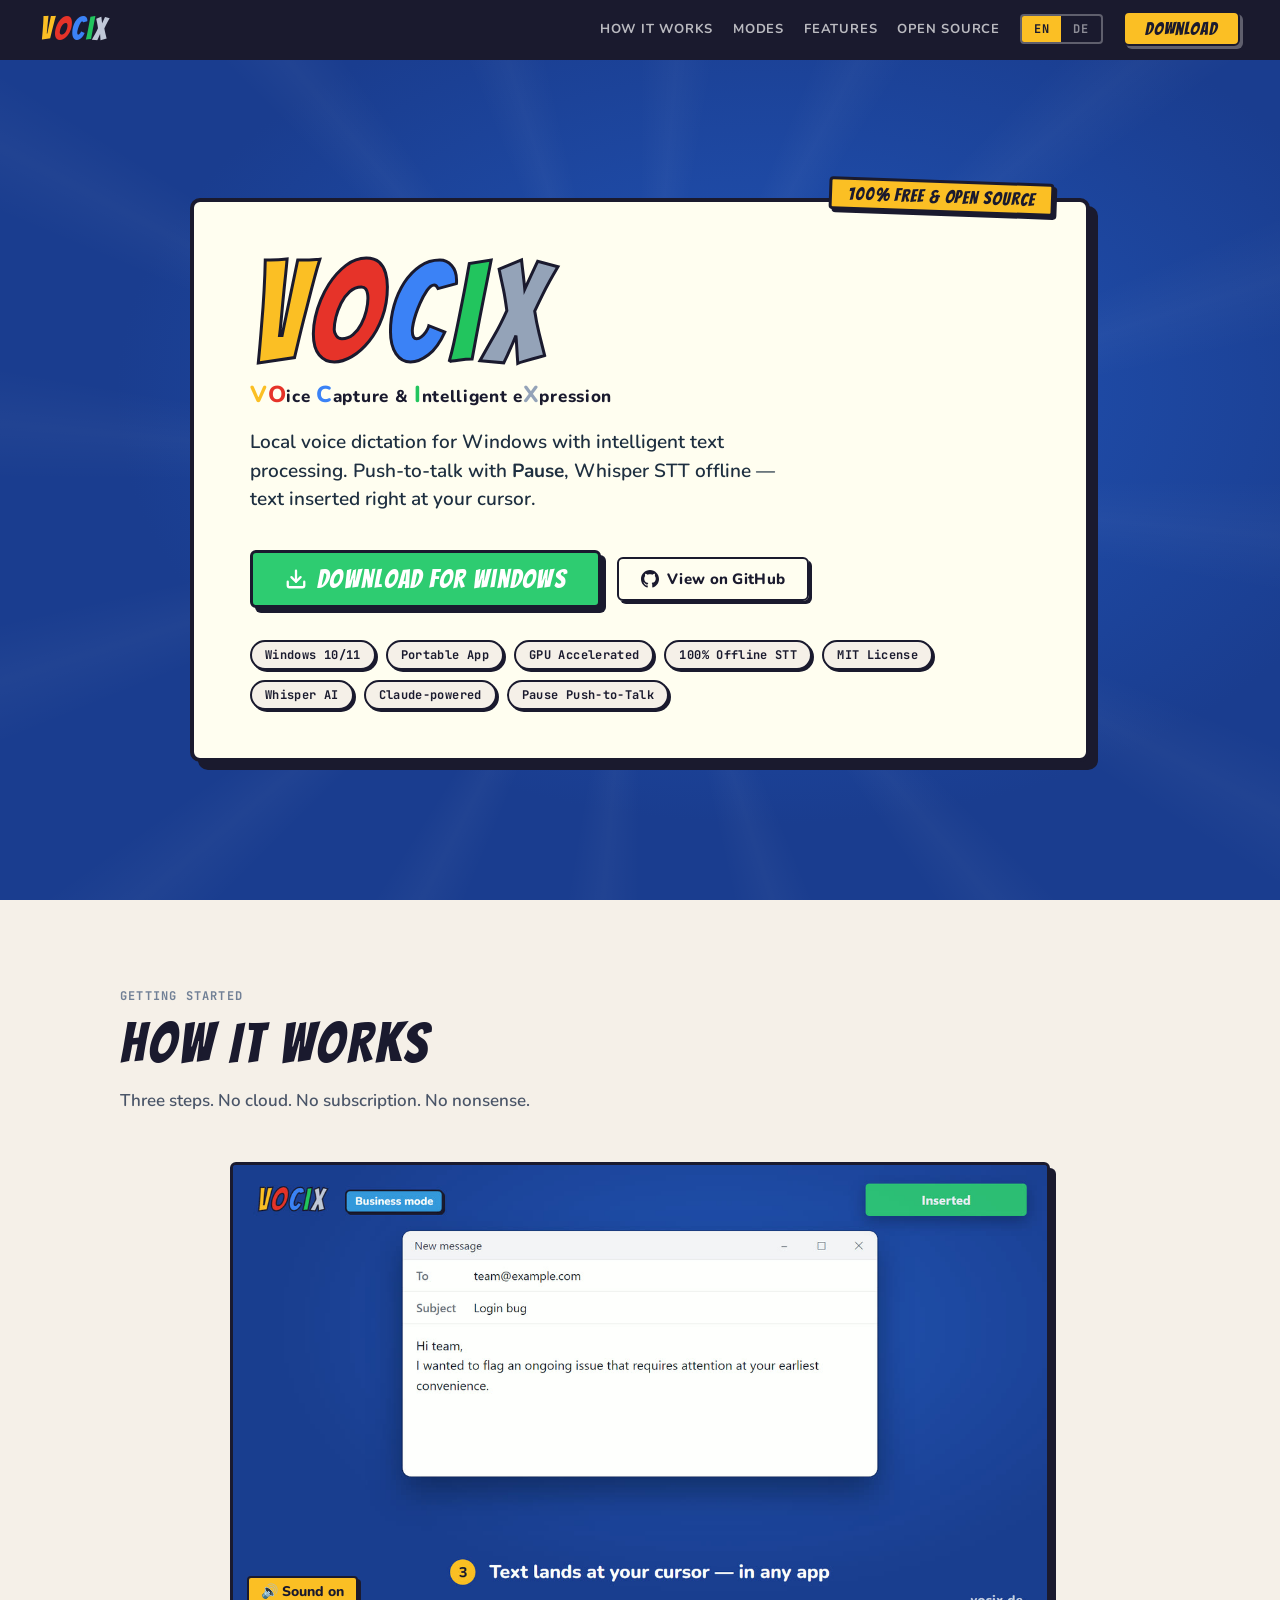
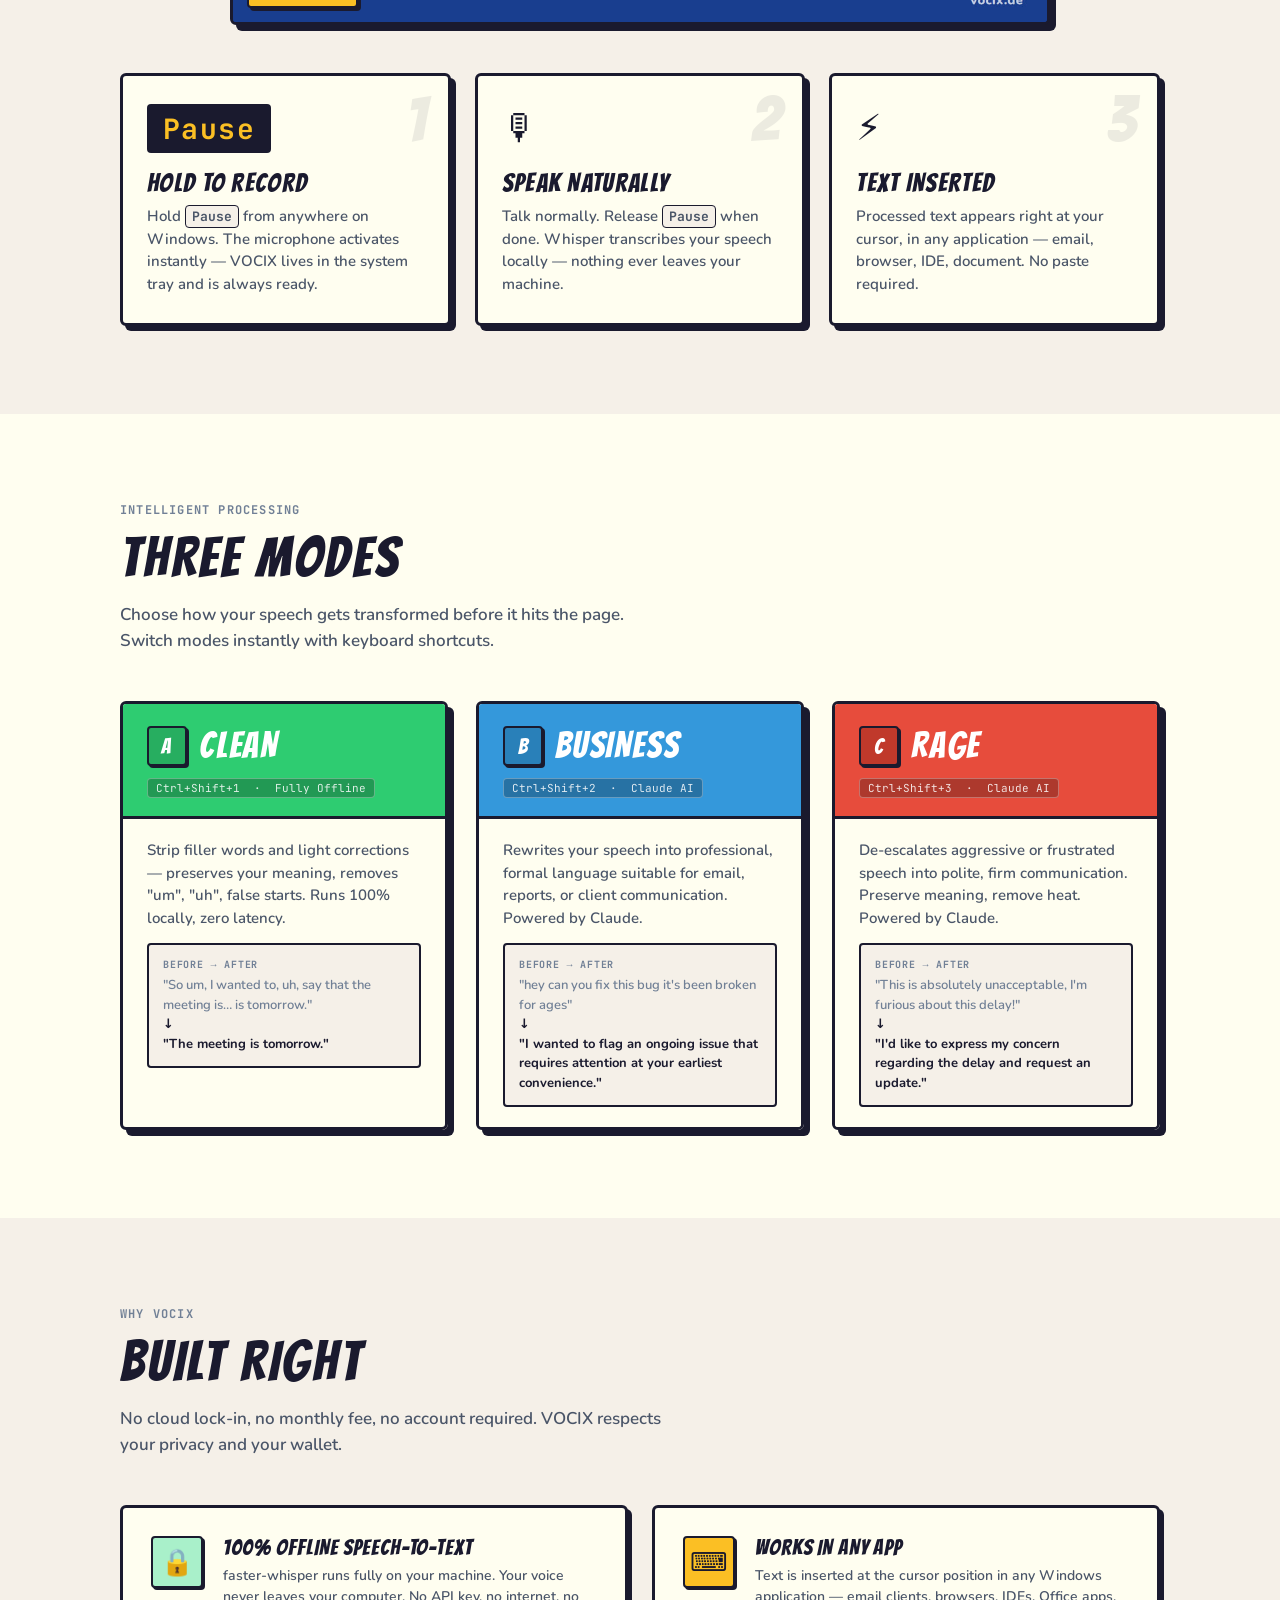
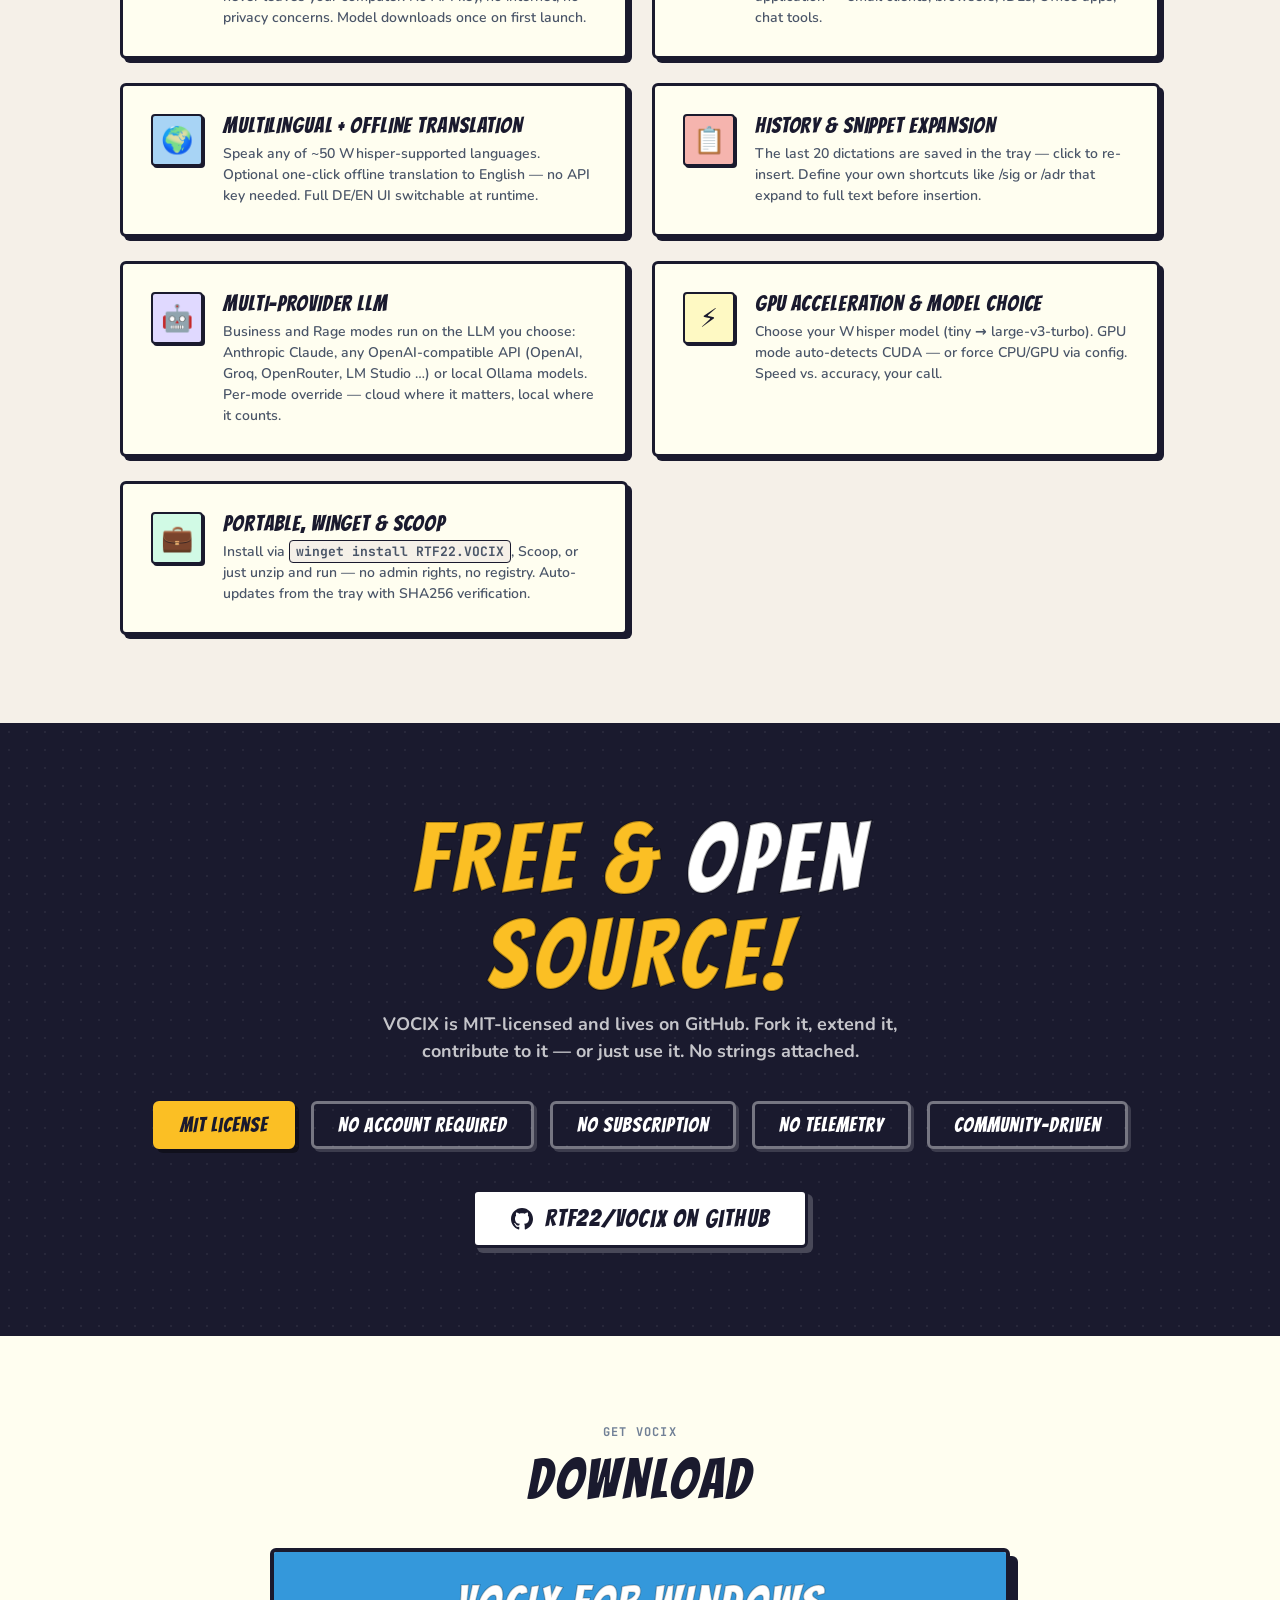
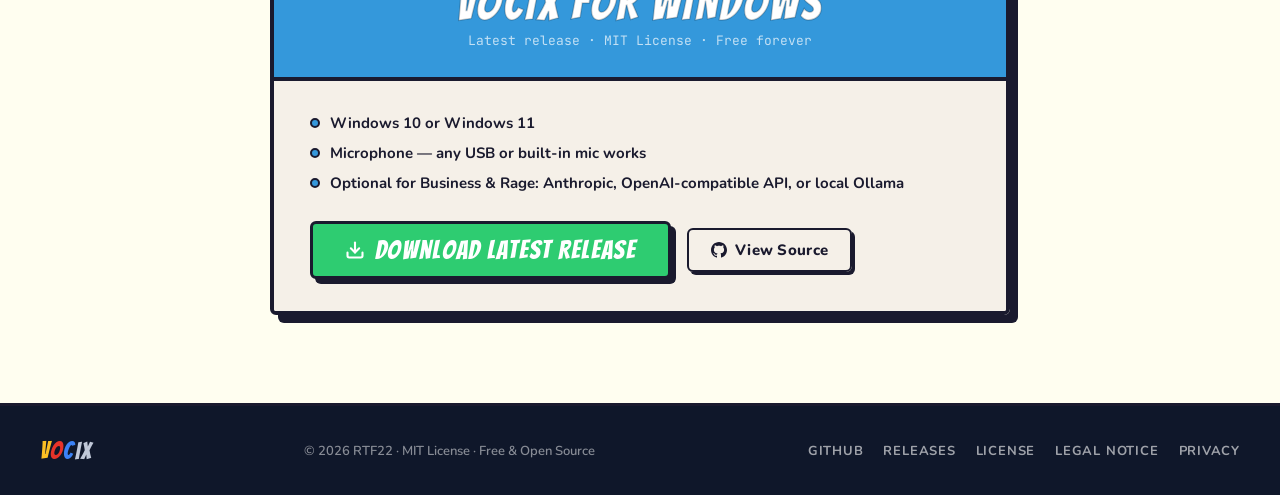
<file: docs/index.html>
<!DOCTYPE html>
<html lang="en">
<head>
<meta charset="UTF-8">
<meta name="viewport" content="width=device-width, initial-scale=1.0">
<title>VOCIX — Free Offline Voice Dictation for Windows 10 &amp; 11</title>
<meta name="description" content="VOCIX — local voice dictation for Windows 11 with global hotkey. Whisper STT offline + optional Claude text processing. 100% free and open source.">
<meta property="og:title" content="VOCIX — Offline Voice Dictation for Windows">
<meta property="og:description" content="Local voice dictation for Windows. Push-to-talk with Pause, offline Whisper STT, optional translation to English, three text modes. Portable, free, open source.">
<link rel="canonical" href="https://vocix.de/">
<link rel="alternate" hreflang="en" href="https://vocix.de/">
<link rel="alternate" hreflang="de" href="https://vocix.de/de/">
<link rel="alternate" hreflang="x-default" href="https://vocix.de/">
<meta property="og:image" content="https://vocix.de/assets/vocix-logo-badge.jpg">
<meta property="og:url" content="https://vocix.de/">
<meta property="og:type" content="website">
<meta property="og:locale" content="en_US">
<meta name="twitter:card" content="summary_large_image">
<link rel="icon" type="image/svg+xml" href="assets/vocix-logo.svg">
<link rel="stylesheet" href="assets/fonts/fonts.css">
<link rel="stylesheet" href="vocix-tokens.css">
<link rel="stylesheet" href="assets/adresse.css">
<style>
*, *::before, *::after { box-sizing: border-box; margin: 0; padding: 0; }
html { scroll-behavior: smooth; }
body { font-family: var(--font-body); background: var(--color-bg-light); color: var(--color-ink); overflow-x: hidden; }
a { color: inherit; text-decoration: none; }

/* NAV */
nav {
  position: sticky; top: 0; z-index: 100;
  background: var(--color-ink);
  border-bottom: 3px solid var(--color-ink);
  display: flex; align-items: center; justify-content: space-between;
  padding: 0 40px; height: 60px;
}
.nav-logo { font-family: var(--font-display); font-size: 32px; letter-spacing: 0.05em; line-height: 1; }
.nav-logo .v { color: var(--color-letter-v); }
.nav-logo .o { color: var(--color-letter-o); }
.nav-logo .c { color: var(--color-letter-c); }
.nav-logo .i { color: var(--color-tagline-i); }
.nav-logo .x { color: #c0c8d8; }
.nav-links { display: flex; align-items: center; gap: 20px; }
.nav-link { font-family: var(--font-body); font-weight: 700; font-size: 13px; color: rgba(255,255,255,0.7); text-transform: uppercase; letter-spacing: 0.06em; transition: color 120ms; cursor: pointer; }
.nav-link:hover { color: var(--color-yellow-highlight); }

/* Language toggle */
.lang-toggle {
  display: flex; align-items: center;
  border: 2.5px solid rgba(255,255,255,0.3);
  border-radius: var(--radius-sm);
  overflow: hidden;
  flex-shrink: 0;
}
.lang-btn {
  font-family: var(--font-mono); font-size: 12px; font-weight: 700;
  padding: 5px 12px; cursor: pointer; border: none; background: transparent;
  color: rgba(255,255,255,0.5); letter-spacing: 0.06em;
  transition: background 120ms, color 120ms;
}
.lang-btn.active { background: var(--color-yellow-highlight); color: var(--color-ink); }
.lang-btn:not(.active):hover { color: white; }

.btn-nav {
  font-family: var(--font-display); font-size: 18px; letter-spacing: 0.05em;
  background: var(--color-yellow-highlight); color: var(--color-ink);
  border: 2.5px solid var(--color-ink); border-radius: var(--radius-md);
  padding: 6px 20px; box-shadow: 3px 3px 0 rgba(255,255,255,0.3);
  cursor: pointer; transition: transform 80ms, box-shadow 80ms; display: inline-block;
}
.btn-nav:hover { transform: translate(-1px,-1px); box-shadow: 4px 4px 0 rgba(255,255,255,0.3); }
.btn-nav:active { transform: translate(2px,2px); box-shadow: 1px 1px 0 rgba(255,255,255,0.3); }

/* HERO */
.hero {
  min-height: calc(100vh - 60px);
  background: var(--color-brand-cobalt);
  background-image: radial-gradient(ellipse at 60% 40%, var(--color-brand-cobalt-mid) 0%, var(--color-brand-cobalt) 60%), radial-gradient(circle, rgba(255,255,255,0.055) 1px, transparent 1px);
  background-size: 100% 100%, 18px 18px;
  display: flex; align-items: center; justify-content: center;
  position: relative; overflow: hidden; padding: 60px 24px;
}
.hero-rays { position: absolute; inset: 0; pointer-events: none; }
.hero-rays::before {
  content: ''; position: absolute; width: 200%; height: 200%; top: -50%; left: -50%;
  background: conic-gradient(from 0deg, transparent 0deg, rgba(255,255,255,0.03) 5deg, transparent 10deg, transparent 22.5deg, rgba(255,255,255,0.03) 27.5deg, transparent 32.5deg, transparent 45deg, rgba(255,255,255,0.03) 50deg, transparent 55deg, transparent 67.5deg, rgba(255,255,255,0.03) 72.5deg, transparent 77.5deg, transparent 90deg, rgba(255,255,255,0.03) 95deg, transparent 100deg, transparent 112.5deg, rgba(255,255,255,0.03) 117.5deg, transparent 122.5deg, transparent 135deg, rgba(255,255,255,0.03) 140deg, transparent 145deg, transparent 157.5deg, rgba(255,255,255,0.03) 162.5deg, transparent 167.5deg, transparent 180deg, rgba(255,255,255,0.03) 185deg, transparent 190deg, transparent 202.5deg, rgba(255,255,255,0.03) 207.5deg, transparent 212.5deg, transparent 225deg, rgba(255,255,255,0.03) 230deg, transparent 235deg, transparent 247.5deg, rgba(255,255,255,0.03) 252.5deg, transparent 257.5deg, transparent 270deg, rgba(255,255,255,0.03) 275deg, transparent 280deg, transparent 292.5deg, rgba(255,255,255,0.03) 297.5deg, transparent 302.5deg, transparent 315deg, rgba(255,255,255,0.03) 320deg, transparent 325deg, transparent 337.5deg, rgba(255,255,255,0.03) 342.5deg, transparent 347.5deg);
}
.hero-inner { position: relative; z-index: 1; display: flex; flex-direction: column; align-items: center; max-width: 900px; width: 100%; }
.hero-card {
  background: var(--color-bg-light); border: 4px solid var(--color-ink);
  border-radius: 10px; box-shadow: 8px 8px 0 var(--color-ink);
  padding: 48px 56px; width: 100%; position: relative;
}
.hero-free-badge {
  position: absolute; top: -22px; right: 32px;
  background: var(--color-yellow-highlight); border: 3px solid var(--color-ink);
  border-radius: var(--radius-sm); box-shadow: 3px 3px 0 var(--color-ink);
  font-family: var(--font-display); font-size: 18px; letter-spacing: 0.05em;
  padding: 4px 16px; color: var(--color-ink); transform: rotate(2deg);
}
.hero-wordmark {
  font-family: var(--font-display); font-weight: normal; font-size: clamp(80px, 14vw, 140px);
  letter-spacing: 0.05em; line-height: 0.9; -webkit-text-stroke: 3px var(--color-ink); margin-bottom: 8px;
}
/* Für Screenreader und Suchmaschinen sichtbar, optisch ausgeblendet */
.visually-hidden {
  position: absolute; width: 1px; height: 1px; padding: 0; margin: -1px;
  overflow: hidden; clip: rect(0 0 0 0); white-space: nowrap; border: 0;
}
.hero-wordmark .v { color: var(--color-letter-v); }
.hero-wordmark .o { color: var(--color-letter-o); }
.hero-wordmark .c { color: var(--color-letter-c); }
.hero-wordmark .i { color: var(--color-tagline-i); }
.hero-wordmark .x { color: #94a3b8; }
.hero-tagline-full { font-family: var(--font-body); font-weight: 800; font-size: clamp(13px,2vw,17px); letter-spacing: 0.04em; color: var(--color-ink); margin-bottom: 20px; }
.hero-tagline-full .v { color: var(--color-tagline-v); font-size: 1.35em; line-height: 1; }
.hero-tagline-full .tl-o { color: var(--color-letter-o); font-size: 1.35em; line-height: 1; }
.hero-tagline-full .c { color: var(--color-tagline-c); font-size: 1.35em; line-height: 1; }
.hero-tagline-full .i { color: var(--color-tagline-i); font-size: 1.35em; line-height: 1; }
.hero-tagline-full .tl-x { color: #94a3b8; font-size: 1.35em; line-height: 1; }
.hero-desc { font-family: var(--font-body); font-size: clamp(15px,2vw,19px); font-weight: 600; line-height: 1.5; color: var(--color-ink-soft); max-width: 560px; margin-bottom: 36px; }
.hero-ctas { display: flex; flex-wrap: wrap; gap: 16px; align-items: center; margin-bottom: 32px; }
.btn-primary {
  font-family: var(--font-display); font-size: 26px; letter-spacing: 0.05em;
  background: var(--color-clean); color: white; border: 3px solid var(--color-ink);
  border-radius: var(--radius-md); box-shadow: 5px 5px 0 var(--color-ink);
  padding: 12px 32px; cursor: pointer; transition: transform 80ms, box-shadow 80ms;
  display: inline-flex; align-items: center; gap: 10px;
}
.btn-primary:hover { transform: translate(-2px,-2px); box-shadow: 7px 7px 0 var(--color-ink); }
.btn-primary:active { transform: translate(3px,3px); box-shadow: 2px 2px 0 var(--color-ink); }
.btn-ghost {
  font-family: var(--font-body); font-size: 15px; font-weight: 800; background: transparent;
  color: var(--color-ink); border: 2.5px solid var(--color-ink); border-radius: var(--radius-md);
  box-shadow: 3px 3px 0 var(--color-ink); padding: 10px 22px; cursor: pointer;
  transition: transform 80ms, box-shadow 80ms, background 120ms;
  display: inline-flex; align-items: center; gap: 8px; letter-spacing: 0.02em;
}
.btn-ghost:hover { transform: translate(-1px,-1px); box-shadow: 5px 5px 0 var(--color-ink); background: var(--color-ink); color: white; }
.btn-ghost:active { transform: translate(2px,2px); box-shadow: 1px 1px 0 var(--color-ink); }
.hero-pills { display: flex; flex-wrap: wrap; gap: 10px; }
.pill { font-family: var(--font-mono); font-size: 12px; font-weight: 700; padding: 5px 13px; border: 2px solid var(--color-ink); border-radius: var(--radius-pill); background: var(--color-panel); box-shadow: 2px 2px 0 var(--color-ink); letter-spacing: 0.03em; }

/* SECTIONS */
section { padding: 88px 24px; }
.section-inner { max-width: 1040px; margin: 0 auto; }
.section-label { font-family: var(--font-mono); font-size: 12px; font-weight: 700; text-transform: uppercase; letter-spacing: 0.1em; color: var(--fg-muted); margin-bottom: 12px; }
.section-title { font-family: var(--font-display); font-size: clamp(36px,6vw,56px); letter-spacing: 0.05em; color: var(--color-ink); text-transform: uppercase; line-height: 1; margin-bottom: 16px; }
.section-sub { font-family: var(--font-body); font-size: 17px; font-weight: 600; color: var(--fg-secondary); line-height: 1.5; max-width: 560px; margin-bottom: 48px; }

/* HOW IT WORKS */
#how { background: var(--color-panel); }
.demo-frame { position: relative; max-width: 820px; margin: 0 auto 48px; border: 3px solid var(--color-ink); border-radius: var(--radius-md); box-shadow: 6px 6px 0 var(--color-ink); overflow: hidden; background: var(--color-brand-cobalt); line-height: 0; }
.demo-frame video { width: 100%; height: auto; aspect-ratio: 16 / 9; display: block; }
.demo-sound { position: absolute; left: 14px; bottom: 14px; display: none; align-items: center; gap: 8px; line-height: 1.2; font-family: var(--font-body); font-weight: 800; font-size: 14px; color: var(--color-ink); background: var(--color-yellow-highlight); border: 2.5px solid var(--color-ink); border-radius: var(--radius-sm); box-shadow: 3px 3px 0 var(--color-ink); padding: 6px 12px; cursor: pointer; }
.demo-sound:hover { transform: translate(-1px,-1px); box-shadow: 4px 4px 0 var(--color-ink); }
.demo-sound .off, .demo-sound[aria-pressed="true"] .on { display: none; }
.demo-sound[aria-pressed="true"] .off { display: inline; }
.steps-row { display: grid; grid-template-columns: repeat(3, 1fr); gap: 24px; }
.step-card { background: var(--color-bg-light); border: 3px solid var(--color-ink); border-radius: var(--radius-md); box-shadow: 5px 5px 0 var(--color-ink); padding: 28px 24px; position: relative; transition: transform 80ms, box-shadow 80ms; }
.step-card:hover { transform: translate(-2px,-2px); box-shadow: 7px 7px 0 var(--color-ink); }
.step-num { font-family: var(--font-display); font-size: 64px; letter-spacing: 0.05em; line-height: 1; color: var(--color-ink); opacity: 0.08; position: absolute; top: 12px; right: 18px; }
.step-key { font-family: var(--font-mono); font-size: 28px; font-weight: 700; background: var(--color-ink); color: var(--color-yellow-highlight); border-radius: var(--radius-sm); padding: 6px 16px; display: inline-block; margin-bottom: 16px; letter-spacing: 0.05em; }
.step-icon { font-size: 36px; margin-bottom: 16px; display: block; }
.step-title { font-family: var(--font-display); font-size: 26px; letter-spacing: 0.05em; color: var(--color-ink); text-transform: uppercase; margin-bottom: 8px; }
.step-desc { font-family: var(--font-body); font-size: 15px; font-weight: 600; color: var(--fg-secondary); line-height: 1.5; }

/* MODES */
#modes { background: var(--color-bg-light); }
.modes-grid { display: grid; grid-template-columns: repeat(3, 1fr); gap: 28px; }
.mode-card { border: 3px solid var(--color-ink); border-radius: var(--radius-md); box-shadow: 6px 6px 0 var(--color-ink); overflow: hidden; transition: transform 80ms, box-shadow 80ms; }
.mode-card:hover { transform: translate(-2px,-2px); box-shadow: 8px 8px 0 var(--color-ink); }
.mode-header { padding: 22px 24px 18px; border-bottom: 3px solid var(--color-ink); }
.mode-header-top { display: flex; align-items: center; gap: 12px; margin-bottom: 10px; }
.mode-letter-badge { font-family: var(--font-display); font-size: 22px; letter-spacing: 0.05em; color: white; width: 40px; height: 40px; display: flex; align-items: center; justify-content: center; border: 2.5px solid var(--color-ink); border-radius: var(--radius-sm); box-shadow: 2px 2px 0 var(--color-ink); flex-shrink: 0; }
.mode-name { font-family: var(--font-display); font-size: 36px; letter-spacing: 0.05em; text-transform: uppercase; line-height: 1; color: white; }
.mode-hotkey { font-family: var(--font-mono); font-size: 11px; background: rgba(0,0,0,0.25); color: rgba(255,255,255,0.85); padding: 2px 8px; border-radius: var(--radius-sm); border: 1px solid rgba(255,255,255,0.3); display: inline-block; }
.mode-body { background: var(--color-bg-light); padding: 20px 24px; }
.mode-desc { font-family: var(--font-body); font-size: 15px; font-weight: 600; color: var(--fg-secondary); line-height: 1.5; margin-bottom: 14px; }
.mode-example { background: var(--color-panel); border: 2px solid var(--color-ink); border-radius: var(--radius-sm); padding: 12px 14px; font-family: var(--font-body); font-size: 13px; font-weight: 600; line-height: 1.5; }
.mode-example-label { font-family: var(--font-mono); font-size: 10px; letter-spacing: 0.08em; text-transform: uppercase; color: var(--fg-muted); margin-bottom: 4px; }

/* FEATURES */
#features { background: var(--color-panel); }
.features-grid { display: grid; grid-template-columns: repeat(2, 1fr); gap: 24px; }
.feature-card { background: var(--color-bg-light); border: 3px solid var(--color-ink); border-radius: var(--radius-md); box-shadow: 4px 4px 0 var(--color-ink); padding: 28px; display: flex; gap: 20px; align-items: flex-start; transition: transform 80ms, box-shadow 80ms; }
.feature-card:hover { transform: translate(-1px,-1px); box-shadow: 6px 6px 0 var(--color-ink); }
.feature-icon-box { width: 52px; height: 52px; border: 2.5px solid var(--color-ink); border-radius: var(--radius-sm); box-shadow: 2px 2px 0 var(--color-ink); display: flex; align-items: center; justify-content: center; font-size: 26px; flex-shrink: 0; }
.feature-title { font-family: var(--font-display); font-size: 22px; letter-spacing: 0.04em; text-transform: uppercase; color: var(--color-ink); margin-bottom: 6px; }
.feature-desc { font-family: var(--font-body); font-size: 14px; font-weight: 600; color: var(--fg-secondary); line-height: 1.5; }

/* OPEN SOURCE */
#opensource { background: var(--color-ink); position: relative; overflow: hidden; }
#opensource::before { content: ''; position: absolute; inset: 0; background-image: radial-gradient(circle, rgba(255,255,255,0.06) 1px, transparent 1px); background-size: 18px 18px; pointer-events: none; }
.opensource-inner { max-width: 1040px; margin: 0 auto; display: flex; flex-direction: column; align-items: center; text-align: center; position: relative; z-index: 1; }
.action-burst { font-family: var(--font-display); font-size: clamp(48px,10vw,96px); letter-spacing: 0.06em; text-transform: uppercase; color: var(--color-yellow-highlight); -webkit-text-stroke: 2px rgba(0,0,0,0.3); line-height: 1; margin-bottom: 8px; }
.action-burst span { color: white; -webkit-text-stroke: 2px rgba(0,0,0,0.3); }
.opensource-sub { font-family: var(--font-body); font-size: 18px; font-weight: 700; color: rgba(255,255,255,0.75); max-width: 520px; line-height: 1.5; margin-bottom: 36px; }
.opensource-badges { display: flex; flex-wrap: wrap; gap: 16px; justify-content: center; margin-bottom: 40px; }
.os-badge { font-family: var(--font-display); font-size: 20px; letter-spacing: 0.05em; padding: 10px 24px; border: 3px solid rgba(255,255,255,0.4); border-radius: var(--radius-md); color: white; box-shadow: 3px 3px 0 rgba(255,255,255,0.15); }
.os-badge.highlight { background: var(--color-yellow-highlight); color: var(--color-ink); border-color: var(--color-yellow-highlight); box-shadow: 4px 4px 0 rgba(0,0,0,0.4); }
.btn-github { font-family: var(--font-display); font-size: 24px; letter-spacing: 0.05em; background: white; color: var(--color-ink); border: 3px solid var(--color-ink); border-radius: var(--radius-md); box-shadow: 5px 5px 0 rgba(255,255,255,0.2); padding: 14px 36px; cursor: pointer; transition: transform 80ms, box-shadow 80ms, background 120ms; display: inline-flex; align-items: center; gap: 12px; }
.btn-github:hover { transform: translate(-2px,-2px); box-shadow: 7px 7px 0 rgba(255,255,255,0.2); background: var(--color-yellow-highlight); }
.btn-github:active { transform: translate(3px,3px); box-shadow: 2px 2px 0 rgba(255,255,255,0.2); }

/* DOWNLOAD */
#download { background: var(--color-bg-light); }
.download-box { border: 4px solid var(--color-ink); border-radius: var(--radius-md); box-shadow: 8px 8px 0 var(--color-ink); overflow: hidden; max-width: 740px; margin: 0 auto; }
.download-header { background: var(--color-business); padding: 28px 36px; border-bottom: 4px solid var(--color-ink); }
.download-title { font-family: var(--font-display); font-size: 48px; letter-spacing: 0.05em; color: white; text-transform: uppercase; -webkit-text-stroke: 1.5px rgba(0,0,0,0.2); line-height: 1; margin-bottom: 4px; }
.download-version { font-family: var(--font-mono); font-size: 13px; color: rgba(255,255,255,0.7); }
.download-body { background: var(--color-panel); padding: 32px 36px; }
.req-list { list-style: none; margin-bottom: 28px; display: flex; flex-direction: column; gap: 10px; }
.req-list li { font-family: var(--font-body); font-size: 15px; font-weight: 700; color: var(--color-ink); display: flex; align-items: center; gap: 10px; }
.req-dot { width: 10px; height: 10px; background: var(--color-business); border: 2px solid var(--color-ink); border-radius: 50%; flex-shrink: 0; }
.download-ctas { display: flex; flex-wrap: wrap; gap: 16px; align-items: center; }

/* FOOTER */
footer { background: var(--color-brand-navy); border-top: 3px solid var(--color-ink); padding: 32px 40px; display: flex; align-items: center; justify-content: space-between; flex-wrap: wrap; gap: 16px; }
.footer-wordmark { font-family: var(--font-display); font-size: 24px; letter-spacing: 0.05em; }
.footer-wordmark .v { color: var(--color-letter-v); }
.footer-wordmark .o { color: var(--color-letter-o); }
.footer-wordmark .c { color: var(--color-letter-c); }
.footer-wordmark .i, .footer-wordmark .x { color: #c0c8d8; }
.footer-copy { font-family: var(--font-body); font-size: 13px; font-weight: 600; color: rgba(255,255,255,0.5); }
.footer-links { display: flex; gap: 20px; }
.footer-link { font-family: var(--font-body); font-size: 13px; font-weight: 700; color: rgba(255,255,255,0.6); text-transform: uppercase; letter-spacing: 0.06em; cursor: pointer; transition: color 120ms; }
.footer-link:hover { color: var(--color-yellow-highlight); }

@media (max-width: 760px) {
  nav { padding: 0 16px; }
  .nav-links .nav-link { display: none; }
  .hero-card { padding: 32px 20px; }
  .steps-row, .modes-grid, .features-grid { grid-template-columns: 1fr; }
  section { padding: 56px 20px; }
  footer { flex-direction: column; align-items: flex-start; }
}
</style>
</head>
<body>

<!-- NAV -->
<nav>
  <div class="nav-logo"><span class="v">V</span><span class="o">O</span><span class="c">C</span><span class="i">I</span><span class="x">X</span></div>
  <div class="nav-links">
    <a class="nav-link" href="#how" data-i18n="nav_how">How it Works</a>
    <a class="nav-link" href="#modes" data-i18n="nav_modes">Modes</a>
    <a class="nav-link" href="#features" data-i18n="nav_features">Features</a>
    <a class="nav-link" href="#opensource" data-i18n="nav_oss">Open Source</a>
    <div class="lang-toggle">
      <a class="lang-btn active" href="./" hreflang="en" lang="en" aria-current="page">EN</a>
      <a class="lang-btn" href="de/" hreflang="de" lang="de">DE</a>
    </div>
    <a class="btn-nav" href="#download" data-i18n="nav_download">Download</a>
  </div>
</nav>

<!-- HERO -->
<section class="hero" id="home">
  <div class="hero-rays"></div>
  <div class="hero-inner">
    <div class="hero-card">
      <div class="hero-free-badge" data-i18n="hero_badge">100% FREE &amp; OPEN SOURCE</div>
      <h1 class="hero-wordmark"><span class="v">V</span><span class="o">O</span><span class="c">C</span><span class="i">I</span><span class="x">X</span><span class="visually-hidden" data-i18n="h1_suffix"> — free offline voice dictation for Windows</span></h1>
      <div class="hero-tagline-full">
        <span class="v">V</span><span class="tl-o">O</span>ice <span class="c">C</span>apture &amp; <span class="i">I</span>ntelligent e<span class="tl-x">X</span>pression
      </div>
      <p class="hero-desc" style="color: rgb(30, 47, 64);" data-i18n="hero_desc">Local voice dictation for Windows with intelligent text processing. Push-to-talk with <strong>Pause</strong>, Whisper STT offline — text inserted right at your cursor.</p>
      <div class="hero-ctas">
        <a class="btn-primary" href="#download">
          <svg width="22" height="22" viewBox="0 0 24 24" fill="none" stroke="currentColor" stroke-width="2.5" stroke-linecap="round" stroke-linejoin="round"><path d="M21 15v4a2 2 0 0 1-2 2H5a2 2 0 0 1-2-2v-4"/><polyline points="7 10 12 15 17 10"/><line x1="12" y1="15" x2="12" y2="3"/></svg>
          <span data-i18n="hero_cta_dl">Download for Windows</span>
        </a>
        <a class="btn-ghost" href="https://github.com/RTF22/VOCIX" target="_blank">
          <svg width="18" height="18" viewBox="0 0 24 24" fill="currentColor"><path d="M12 0c-6.626 0-12 5.373-12 12 0 5.302 3.438 9.8 8.207 11.387.599.111.793-.261.793-.577v-2.234c-3.338.726-4.033-1.416-4.033-1.416-.546-1.387-1.333-1.756-1.333-1.756-1.089-.745.083-.729.083-.729 1.205.084 1.839 1.237 1.839 1.237 1.07 1.834 2.807 1.304 3.492.997.107-.775.418-1.305.762-1.604-2.665-.305-5.467-1.334-5.467-5.931 0-1.311.469-2.381 1.236-3.221-.124-.303-.535-1.524.117-3.176 0 0 1.008-.322 3.301 1.23.957-.266 1.983-.399 3.003-.404 1.02.005 2.047.138 3.006.404 2.291-1.552 3.297-1.23 3.297-1.23.653 1.653.242 2.874.118 3.176.77.84 1.235 1.911 1.235 3.221 0 4.609-2.807 5.624-5.479 5.921.43.372.823 1.102.823 2.222v3.293c0 .319.192.694.801.576 4.765-1.589 8.199-6.086 8.199-11.386 0-6.627-5.373-12-12-12z"/></svg>
          <span data-i18n="hero_cta_gh">View on GitHub</span>
        </a>
      </div>
      <div class="hero-pills">
        <span class="pill">Windows 10/11</span>
        <span class="pill" data-i18n="pill_portable">Portable App</span>
        <span class="pill" data-i18n="pill_gpu">GPU Accelerated</span>
        <span class="pill" data-i18n="pill_offline">100% Offline STT</span>
        <span class="pill" data-i18n="mit_license">MIT License</span>
        <span class="pill">Whisper AI</span>
        <span class="pill">Claude-powered</span>
        <span class="pill" data-i18n="pill_ptt">Pause Push-to-Talk</span>
      </div>
    </div>
  </div>
</section>

<!-- HOW IT WORKS -->
<section id="how">
  <div class="section-inner">
    <div class="section-label" data-i18n="how_label">Getting Started</div>
    <div class="section-title" data-i18n="how_title">How It Works</div>
    <p class="section-sub" data-i18n="how_sub">Three steps. No cloud. No subscription. No nonsense.</p>
    <div class="demo-frame">
      <video id="demo-video" autoplay muted loop playsinline controls preload="metadata" width="1280" height="720"
             poster="assets/demo/vocix-demo-en-poster.jpg"
             aria-label="Animated illustration: hold Pause, speak, and VOCIX inserts the rewritten text into an email at the cursor">
        <source src="assets/demo/vocix-demo-en.mp4" type="video/mp4">
      </video>
      <button class="demo-sound" id="demo-sound" type="button" aria-pressed="false">
        <span class="on" data-i18n="demo_sound_on">🔊 Sound on</span><span class="off" data-i18n="demo_sound_off">🔇 Sound off</span>
      </button>
    </div>
    <div class="steps-row">
      <div class="step-card">
        <div class="step-num">1</div>
        <div class="step-key">Pause</div>
        <div class="step-title" data-i18n="step1_title">Hold to Record</div>
        <p class="step-desc" data-i18n="step1_desc">Hold <code>Pause</code> from anywhere on Windows. The microphone activates instantly — VOCIX lives in the system tray and is always ready.</p>
      </div>
      <div class="step-card">
        <div class="step-num">2</div>
        <span class="step-icon">🎙</span>
        <div class="step-title" data-i18n="step2_title">Speak Naturally</div>
        <p class="step-desc" data-i18n="step2_desc">Talk normally. Release <code>Pause</code> when done. Whisper transcribes your speech locally — nothing ever leaves your machine.</p>
      </div>
      <div class="step-card">
        <div class="step-num">3</div>
        <span class="step-icon">⚡</span>
        <div class="step-title" data-i18n="step3_title">Text Inserted</div>
        <p class="step-desc" data-i18n="step3_desc">Processed text appears right at your cursor, in any application — email, browser, IDE, document. No paste required.</p>
      </div>
    </div>
  </div>
</section>

<!-- THREE MODES -->
<section id="modes">
  <div class="section-inner">
    <div class="section-label" data-i18n="modes_label">Intelligent Processing</div>
    <div class="section-title" data-i18n="modes_title">Three Modes</div>
    <p class="section-sub" data-i18n="modes_sub">Choose how your speech gets transformed before it hits the page. Switch modes instantly with keyboard shortcuts.</p>
    <div class="modes-grid">
      <!-- Clean -->
      <div class="mode-card">
        <div class="mode-header" style="background: var(--color-clean);">
          <div class="mode-header-top">
            <div class="mode-letter-badge" style="background: var(--color-clean-dark);">A</div>
            <div class="mode-name">Clean</div>
          </div>
          <span class="mode-hotkey">Ctrl+Shift+1 &nbsp;·&nbsp; <span data-i18n="mode_offline">Fully Offline</span></span>
        </div>
        <div class="mode-body">
          <p class="mode-desc" data-i18n="clean_desc">Strip filler words and light corrections — preserves your meaning, removes "um", "uh", false starts. Runs 100% locally, zero latency.</p>
          <div class="mode-example">
            <div class="mode-example-label" data-i18n="example_label">Before → After</div>
            <span style="color:var(--fg-muted)" data-i18n="clean_before">"So um, I wanted to, uh, say that the meeting is… is tomorrow."</span>
            <br>↓<br>
            <strong data-i18n="clean_after">"The meeting is tomorrow."</strong>
          </div>
        </div>
      </div>
      <!-- Business -->
      <div class="mode-card">
        <div class="mode-header" style="background: var(--color-business);">
          <div class="mode-header-top">
            <div class="mode-letter-badge" style="background: var(--color-business-dark);">B</div>
            <div class="mode-name">Business</div>
          </div>
          <span class="mode-hotkey">Ctrl+Shift+2 &nbsp;·&nbsp; Claude AI</span>
        </div>
        <div class="mode-body">
          <p class="mode-desc" data-i18n="business_desc">Rewrites your speech into professional, formal language suitable for email, reports, or client communication. Powered by Claude.</p>
          <div class="mode-example">
            <div class="mode-example-label" data-i18n="example_label">Before → After</div>
            <span style="color:var(--fg-muted)" data-i18n="business_before">"hey can you fix this bug it's been broken for ages"</span>
            <br>↓<br>
            <strong data-i18n="business_after">"I wanted to flag an ongoing issue that requires attention at your earliest convenience."</strong>
          </div>
        </div>
      </div>
      <!-- Rage -->
      <div class="mode-card">
        <div class="mode-header" style="background: var(--color-rage);">
          <div class="mode-header-top">
            <div class="mode-letter-badge" style="background: var(--color-rage-dark);">C</div>
            <div class="mode-name">Rage</div>
          </div>
          <span class="mode-hotkey">Ctrl+Shift+3 &nbsp;·&nbsp; Claude AI</span>
        </div>
        <div class="mode-body">
          <p class="mode-desc" data-i18n="rage_desc">De-escalates aggressive or frustrated speech into polite, firm communication. Preserve meaning, remove heat. Powered by Claude.</p>
          <div class="mode-example">
            <div class="mode-example-label" data-i18n="example_label">Before → After</div>
            <span style="color:var(--fg-muted)" data-i18n="rage_before">"This is absolutely unacceptable, I'm furious about this delay!"</span>
            <br>↓<br>
            <strong data-i18n="rage_after">"I'd like to express my concern regarding the delay and request an update."</strong>
          </div>
        </div>
      </div>
    </div>
  </div>
</section>

<!-- FEATURES -->
<section id="features">
  <div class="section-inner">
    <div class="section-label" data-i18n="feat_label">Why VOCIX</div>
    <div class="section-title" data-i18n="feat_title">Built Right</div>
    <p class="section-sub" data-i18n="feat_sub">No cloud lock-in, no monthly fee, no account required. VOCIX respects your privacy and your wallet.</p>
    <div class="features-grid">
      <div class="feature-card">
        <div class="feature-icon-box" style="background: var(--color-clean-light);">🔒</div>
        <div>
          <div class="feature-title" data-i18n="feat1_title">100% Offline Speech-to-Text</div>
          <p class="feature-desc" data-i18n="feat1_desc">faster-whisper runs fully on your machine. Your voice never leaves your computer. No API key, no internet, no privacy concerns. Model downloads once on first launch.</p>
        </div>
      </div>
      <div class="feature-card">
        <div class="feature-icon-box" style="background: var(--color-yellow-highlight);">⌨️</div>
        <div>
          <div class="feature-title" data-i18n="feat2_title">Works in Any App</div>
          <p class="feature-desc" data-i18n="feat2_desc">Text is inserted at the cursor position in any Windows application — email clients, browsers, IDEs, Office apps, chat tools.</p>
        </div>
      </div>
      <div class="feature-card">
        <div class="feature-icon-box" style="background: var(--color-business-light);">🌍</div>
        <div>
          <div class="feature-title" data-i18n="feat3_title">Multilingual + Offline Translation</div>
          <p class="feature-desc" data-i18n="feat3_desc">Speak any of ~50 Whisper-supported languages. Optional one-click offline translation to English — no API key needed. Full DE/EN UI switchable at runtime.</p>
        </div>
      </div>
      <div class="feature-card">
        <div class="feature-icon-box" style="background: var(--color-rage-light);">📋</div>
        <div>
          <div class="feature-title" data-i18n="feat4_title">History &amp; Snippet Expansion</div>
          <p class="feature-desc" data-i18n="feat4_desc">The last 20 dictations are saved in the tray — click to re-insert. Define your own shortcuts like /sig or /adr that expand to full text before insertion.</p>
        </div>
      </div>
      <div class="feature-card">
        <div class="feature-icon-box" style="background: #e0d9ff;">🤖</div>
        <div>
          <div class="feature-title" data-i18n="feat5_title">Multi-Provider LLM</div>
          <p class="feature-desc" data-i18n="feat5_desc">Business and Rage modes run on the LLM you choose: Anthropic Claude, any OpenAI-compatible API (OpenAI, Groq, OpenRouter, LM Studio …) or local Ollama models. Per-mode override — cloud where it matters, local where it counts.</p>
        </div>
      </div>
      <div class="feature-card">
        <div class="feature-icon-box" style="background: #fef9c3;">⚡</div>
        <div>
          <div class="feature-title" data-i18n="feat6_title">GPU Acceleration &amp; Model Choice</div>
          <p class="feature-desc" data-i18n="feat6_desc">Choose your Whisper model (tiny → large-v3-turbo). GPU mode auto-detects CUDA — or force CPU/GPU via config. Speed vs. accuracy, your call.</p>
        </div>
      </div>
      <div class="feature-card">
        <div class="feature-icon-box" style="background: #d1fae5;">💼</div>
        <div>
          <div class="feature-title" data-i18n="feat7_title">Portable, winget &amp; Scoop</div>
          <p class="feature-desc" data-i18n="feat7_desc">Install via <code>winget install RTF22.VOCIX</code>, Scoop, or just unzip and run — no admin rights, no registry. Auto-updates from the tray with SHA256 verification.</p>
        </div>
      </div>
    </div>
  </div>
</section>

<!-- OPEN SOURCE -->
<section id="opensource">
  <div class="opensource-inner">
    <div class="action-burst" data-i18n="oss_burst">FREE &amp; <span>OPEN</span><br>SOURCE!</div>
    <p class="opensource-sub" data-i18n="oss_sub">VOCIX is MIT-licensed and lives on GitHub. Fork it, extend it, contribute to it — or just use it. No strings attached.</p>
    <div class="opensource-badges">
      <div class="os-badge highlight" data-i18n="mit_license">MIT License</div>
      <div class="os-badge" data-i18n="oss_b1">No Account Required</div>
      <div class="os-badge" data-i18n="oss_b2">No Subscription</div>
      <div class="os-badge" data-i18n="oss_b3">No Telemetry</div>
      <div class="os-badge" data-i18n="oss_b4">Community-Driven</div>
    </div>
    <a class="btn-github" href="https://github.com/RTF22/VOCIX" target="_blank">
      <svg width="22" height="22" viewBox="0 0 24 24" fill="currentColor"><path d="M12 0c-6.626 0-12 5.373-12 12 0 5.302 3.438 9.8 8.207 11.387.599.111.793-.261.793-.577v-2.234c-3.338.726-4.033-1.416-4.033-1.416-.546-1.387-1.333-1.756-1.333-1.756-1.089-.745.083-.729.083-.729 1.205.084 1.839 1.237 1.839 1.237 1.07 1.834 2.807 1.304 3.492.997.107-.775.418-1.305.762-1.604-2.665-.305-5.467-1.334-5.467-5.931 0-1.311.469-2.381 1.236-3.221-.124-.303-.535-1.524.117-3.176 0 0 1.008-.322 3.301 1.23.957-.266 1.983-.399 3.003-.404 1.02.005 2.047.138 3.006.404 2.291-1.552 3.297-1.23 3.297-1.23.653 1.653.242 2.874.118 3.176.77.84 1.235 1.911 1.235 3.221 0 4.609-2.807 5.624-5.479 5.921.43.372.823 1.102.823 2.222v3.293c0 .319.192.694.801.576 4.765-1.589 8.199-6.086 8.199-11.386 0-6.627-5.373-12-12-12z"/></svg>
      <span data-i18n="gh_btn">RTF22/VOCIX on GitHub</span>
    </a>
  </div>
</section>

<!-- DOWNLOAD -->
<section id="download">
  <div class="section-inner" style="text-align:center;">
    <div class="section-label" data-i18n="dl_label">Get VOCIX</div>
    <div class="section-title" style="margin-bottom:40px;" data-i18n="dl_title">Download</div>
    <div class="download-box">
      <div class="download-header">
        <div class="download-title" data-i18n="dl_box_title">VOCIX for Windows</div>
        <div class="download-version" data-i18n="dl_version">Latest release · MIT License · Free forever</div>
      </div>
      <div class="download-body">
        <ul class="req-list">
          <li><span class="req-dot"></span><span data-i18n="req1">Windows 10 or Windows 11</span></li>
          <li><span class="req-dot"></span><span data-i18n="req2">Microphone — any USB or built-in mic works</span></li>
          <li><span class="req-dot"></span><span data-i18n="req3">Optional for Business &amp; Rage: Anthropic, OpenAI-compatible API, or local Ollama</span></li>
        </ul>
        <div class="download-ctas">
          <a class="btn-primary" href="https://github.com/RTF22/VOCIX/releases" target="_blank">
            <svg width="20" height="20" viewBox="0 0 24 24" fill="none" stroke="currentColor" stroke-width="2.5" stroke-linecap="round" stroke-linejoin="round"><path d="M21 15v4a2 2 0 0 1-2 2H5a2 2 0 0 1-2-2v-4"/><polyline points="7 10 12 15 17 10"/><line x1="12" y1="15" x2="12" y2="3"/></svg>
            <span data-i18n="dl_btn">Download Latest Release</span>
          </a>
          <a class="btn-ghost" href="https://github.com/RTF22/VOCIX" target="_blank">
            <svg width="16" height="16" viewBox="0 0 24 24" fill="currentColor"><path d="M12 0c-6.626 0-12 5.373-12 12 0 5.302 3.438 9.8 8.207 11.387.599.111.793-.261.793-.577v-2.234c-3.338.726-4.033-1.416-4.033-1.416-.546-1.387-1.333-1.756-1.333-1.756-1.089-.745.083-.729.083-.729 1.205.084 1.839 1.237 1.839 1.237 1.07 1.834 2.807 1.304 3.492.997.107-.775.418-1.305.762-1.604-2.665-.305-5.467-1.334-5.467-5.931 0-1.311.469-2.381 1.236-3.221-.124-.303-.535-1.524.117-3.176 0 0 1.008-.322 3.301 1.23.957-.266 1.983-.399 3.003-.404 1.02.005 2.047.138 3.006.404 2.291-1.552 3.297-1.23 3.297-1.23.653 1.653.242 2.874.118 3.176.77.84 1.235 1.911 1.235 3.221 0 4.609-2.807 5.624-5.479 5.921.43.372.823 1.102.823 2.222v3.293c0 .319.192.694.801.576 4.765-1.589 8.199-6.086 8.199-11.386 0-6.627-5.373-12-12-12z"/></svg>
            <span data-i18n="src_btn">View Source</span>
          </a>
        </div>
      </div>
    </div>
  </div>
</section>

<!-- FOOTER -->
<footer>
  <div class="footer-wordmark"><span class="v">V</span><span class="o">O</span><span class="c">C</span><span class="i">I</span><span class="x">X</span></div>
  <div class="footer-copy" data-i18n="footer_copy">© 2026 RTF22 · MIT License · Free &amp; Open Source</div>
  <div class="footer-links">
    <a class="footer-link" href="https://github.com/RTF22/VOCIX" target="_blank">GitHub</a>
    <a class="footer-link" href="https://github.com/RTF22/VOCIX/releases" target="_blank" data-i18n="footer_releases">Releases</a>
    <a class="footer-link" href="https://github.com/RTF22/VOCIX/blob/main/LICENSE" target="_blank" data-i18n="footer_license">License</a>
    <a class="footer-link" href="https://jensfricke.com/en/legal-notice/" onclick="event.preventDefault(); document.getElementById('impressum-modal').classList.add('open')" data-i18n="footer_impressum">Legal notice</a>
    <a class="footer-link" href="https://jensfricke.com/en/privacy/vocix/" data-i18n="footer_datenschutz">Privacy</a>
  </div>
</footer>

<!-- IMPRESSUM MODAL -->
<div id="impressum-modal" style="
  display:none; position:fixed; inset:0; z-index:10000;
  background:rgba(10,20,40,0.75); backdrop-filter:blur(4px);
  align-items:center; justify-content:center; padding:24px;
">
  <div style="
    background:var(--color-bg-light);
    border:3px solid var(--color-ink);
    border-radius:var(--radius-md);
    box-shadow:8px 8px 0 var(--color-ink);
    max-width:560px; width:100%;
    max-height:90vh; overflow-y:auto;
    padding:36px 40px;
    position:relative;
  ">
    <!-- Close -->
    <button onclick="document.getElementById('impressum-modal').classList.remove('open')" style="
      position:absolute; top:16px; right:16px;
      font-family:var(--font-mono); font-size:14px; font-weight:700;
      background:var(--color-ink); color:var(--color-yellow-highlight);
      border:none; border-radius:var(--radius-sm);
      padding:4px 12px; cursor:pointer;
      box-shadow:2px 2px 0 rgba(0,0,0,0.3);
    ">✕</button>

    <div style="font-family:var(--font-display);font-size:32px;letter-spacing:0.05em;text-transform:uppercase;margin-bottom:24px;border-bottom:2px solid var(--color-ink);padding-bottom:12px;" data-i18n="imp_titel">Legal notice</div>

    <div style="font-family:var(--font-body);font-size:14px;line-height:1.7;color:var(--color-ink-soft);">
      <p style="margin-bottom:20px;font-style:italic;color:var(--fg-muted);">This translation is provided for convenience; the German version is legally binding.</p>
      <p style="margin-bottom:6px;color:var(--fg-muted);font-size:12px;font-weight:700;text-transform:uppercase;letter-spacing:0.06em;" data-i18n="imp_angaben">Information pursuant to § 5 DDG and § 18(1) MStV</p>
      <p style="margin-bottom:20px;font-weight:700;color:var(--color-ink);" data-i18n="imp_anschrift">Jens Fricke<br><span class="anschrift-strasse"></span><br><span class="anschrift-ort"></span><br>Germany</p>
      <p style="margin-bottom:6px;color:var(--fg-muted);font-size:12px;font-weight:700;text-transform:uppercase;letter-spacing:0.06em;" data-i18n="imp_kontakt">Contact</p>
      <p style="margin-bottom:20px;"><span data-i18n="imp_email">E-mail</span>: <a href="mailto:kontakt@jensfricke.com" style="color:var(--color-business);font-weight:700;">kontakt@jensfricke.com</a></p>
      <p style="margin-bottom:6px;color:var(--fg-muted);font-size:12px;font-weight:700;text-transform:uppercase;letter-spacing:0.06em;" data-i18n="imp_verantwortlich">Responsible for content pursuant to § 18(2) MStV</p>
      <p style="margin-bottom:20px;" data-i18n="imp_verantwortlich_text">Jens Fricke, address as above.</p>
      <p style="margin-bottom:6px;color:var(--fg-muted);font-size:12px;font-weight:700;text-transform:uppercase;letter-spacing:0.06em;" data-i18n="imp_geltung">Scope</p>
      <p style="margin-bottom:6px;" data-i18n="imp_geltung_text">This legal notice applies to the following websites:</p>
      <p style="margin-bottom:20px;"><a href="https://jensfricke.com/" style="color:var(--color-business);font-weight:700;">jensfricke.com</a> · <a href="https://vocix.de/" style="color:var(--color-business);font-weight:700;">vocix.de</a> · <a href="https://orrery3d.de/" style="color:var(--color-business);font-weight:700;">orrery3d.de</a></p>
      <p style="margin-bottom:6px;color:var(--fg-muted);font-size:12px;font-weight:700;text-transform:uppercase;letter-spacing:0.06em;" data-i18n="imp_privat">Private website</p>
      <p style="margin-bottom:20px;" data-i18n="imp_privat_text">I run these websites privately. What I publish here reflects my personal view and is not made on behalf of my employer.</p>
      <p style="margin-bottom:6px;color:var(--fg-muted);font-size:12px;font-weight:700;text-transform:uppercase;letter-spacing:0.06em;" data-i18n="imp_links">Links</p>
      <p style="margin-bottom:20px;" data-i18n="imp_links_text">The operators of linked third-party websites are solely responsible for their content. If I become aware of any infringement, I will remove the link concerned without delay.</p>
      <p style="margin-bottom:6px;color:var(--fg-muted);font-size:12px;font-weight:700;text-transform:uppercase;letter-spacing:0.06em;" data-i18n="imp_urheber">Copyright</p>
      <p style="margin-bottom:20px;" data-i18n="imp_urheber_text">Texts and design of these websites are protected by copyright unless stated otherwise. The source code of the projects is licensed as stated in the respective repository.</p>
      <p style="margin-bottom:6px;color:var(--fg-muted);font-size:12px;font-weight:700;text-transform:uppercase;letter-spacing:0.06em;" data-i18n="imp_datenschutz">Privacy</p>
      <p><a href="https://jensfricke.com/en/privacy/vocix/" style="color:var(--color-business);font-weight:700;" data-i18n="imp_datenschutz_link">Privacy policy for vocix.de</a></p>
    </div>
  </div>
</div>

<script>
// Modal: click backdrop to close, show as flex
const modal = document.getElementById('impressum-modal');
modal.addEventListener('click', e => { if (e.target === modal) modal.classList.remove('open'); });
const _origDisplay = modal.style.display;
const observer = new MutationObserver(() => {
  modal.style.display = modal.classList.contains('open') ? 'flex' : 'none';
});
observer.observe(modal, { attributes: true, attributeFilter: ['class'] });

// Demo-Video: Ohne JavaScript (z. B. NoScript) bleiben die Browser-Bedienelemente
// sichtbar, damit sich der Ton einschalten lässt. Mit JavaScript ersetzt der
// „Ton an“-Knopf sie; bei „Bewegung reduzieren“ kein Autoplay, Bedienelemente bleiben.
const demo = document.getElementById('demo-video');
const reducedMotion = window.matchMedia('(prefers-reduced-motion: reduce)').matches;
if (demo && reducedMotion) {
  demo.removeAttribute('autoplay'); demo.pause();
}

// Ton an/aus: Browser spielen Videos nur stumm automatisch ab. Beim Einschalten
// von vorn beginnen, damit der gesprochene Satz vollständig zu hören ist.
const soundBtn = document.getElementById('demo-sound');
if (demo && soundBtn && !reducedMotion) {
  demo.controls = false;
  soundBtn.style.display = 'inline-flex';
  soundBtn.addEventListener('click', () => {
    demo.muted = !demo.muted;
    soundBtn.setAttribute('aria-pressed', String(!demo.muted));
    if (!demo.muted) { demo.currentTime = 0; demo.play(); }
  });
}
</script>

</body>
</html>
</file>
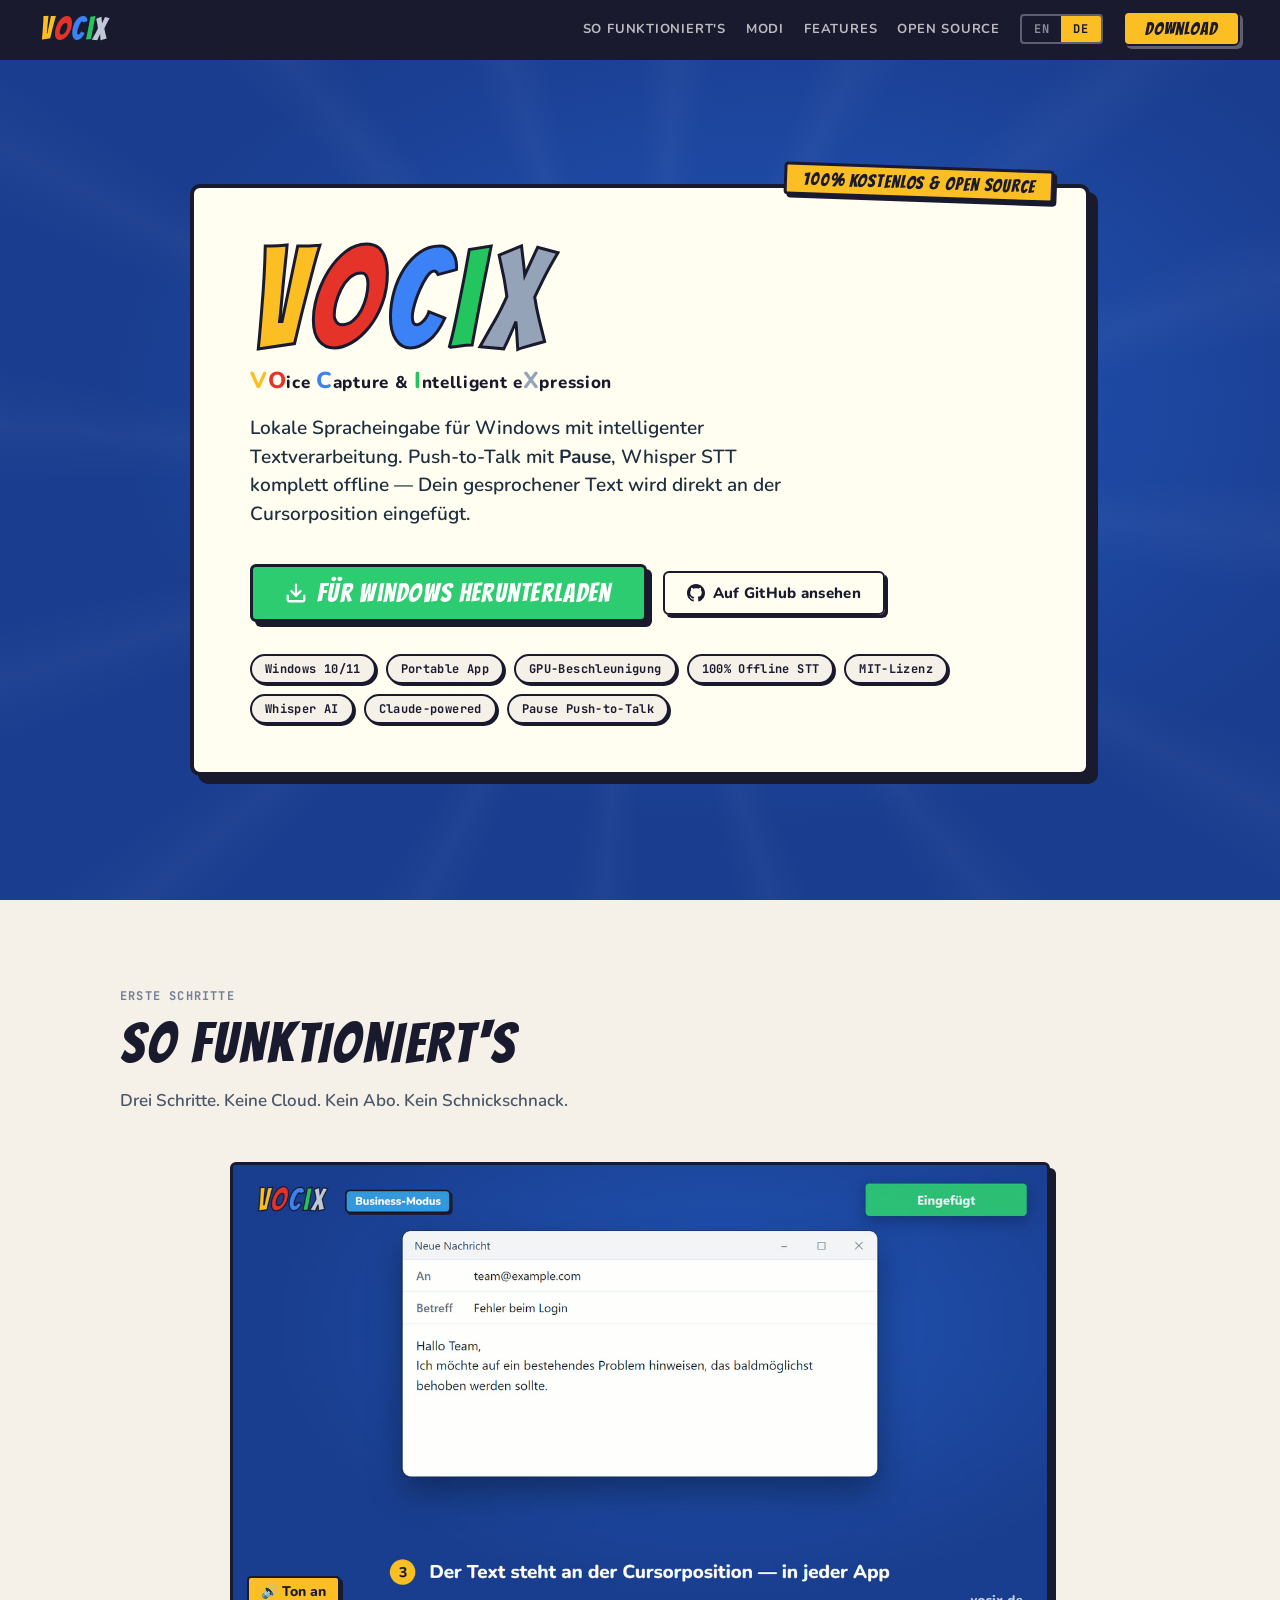
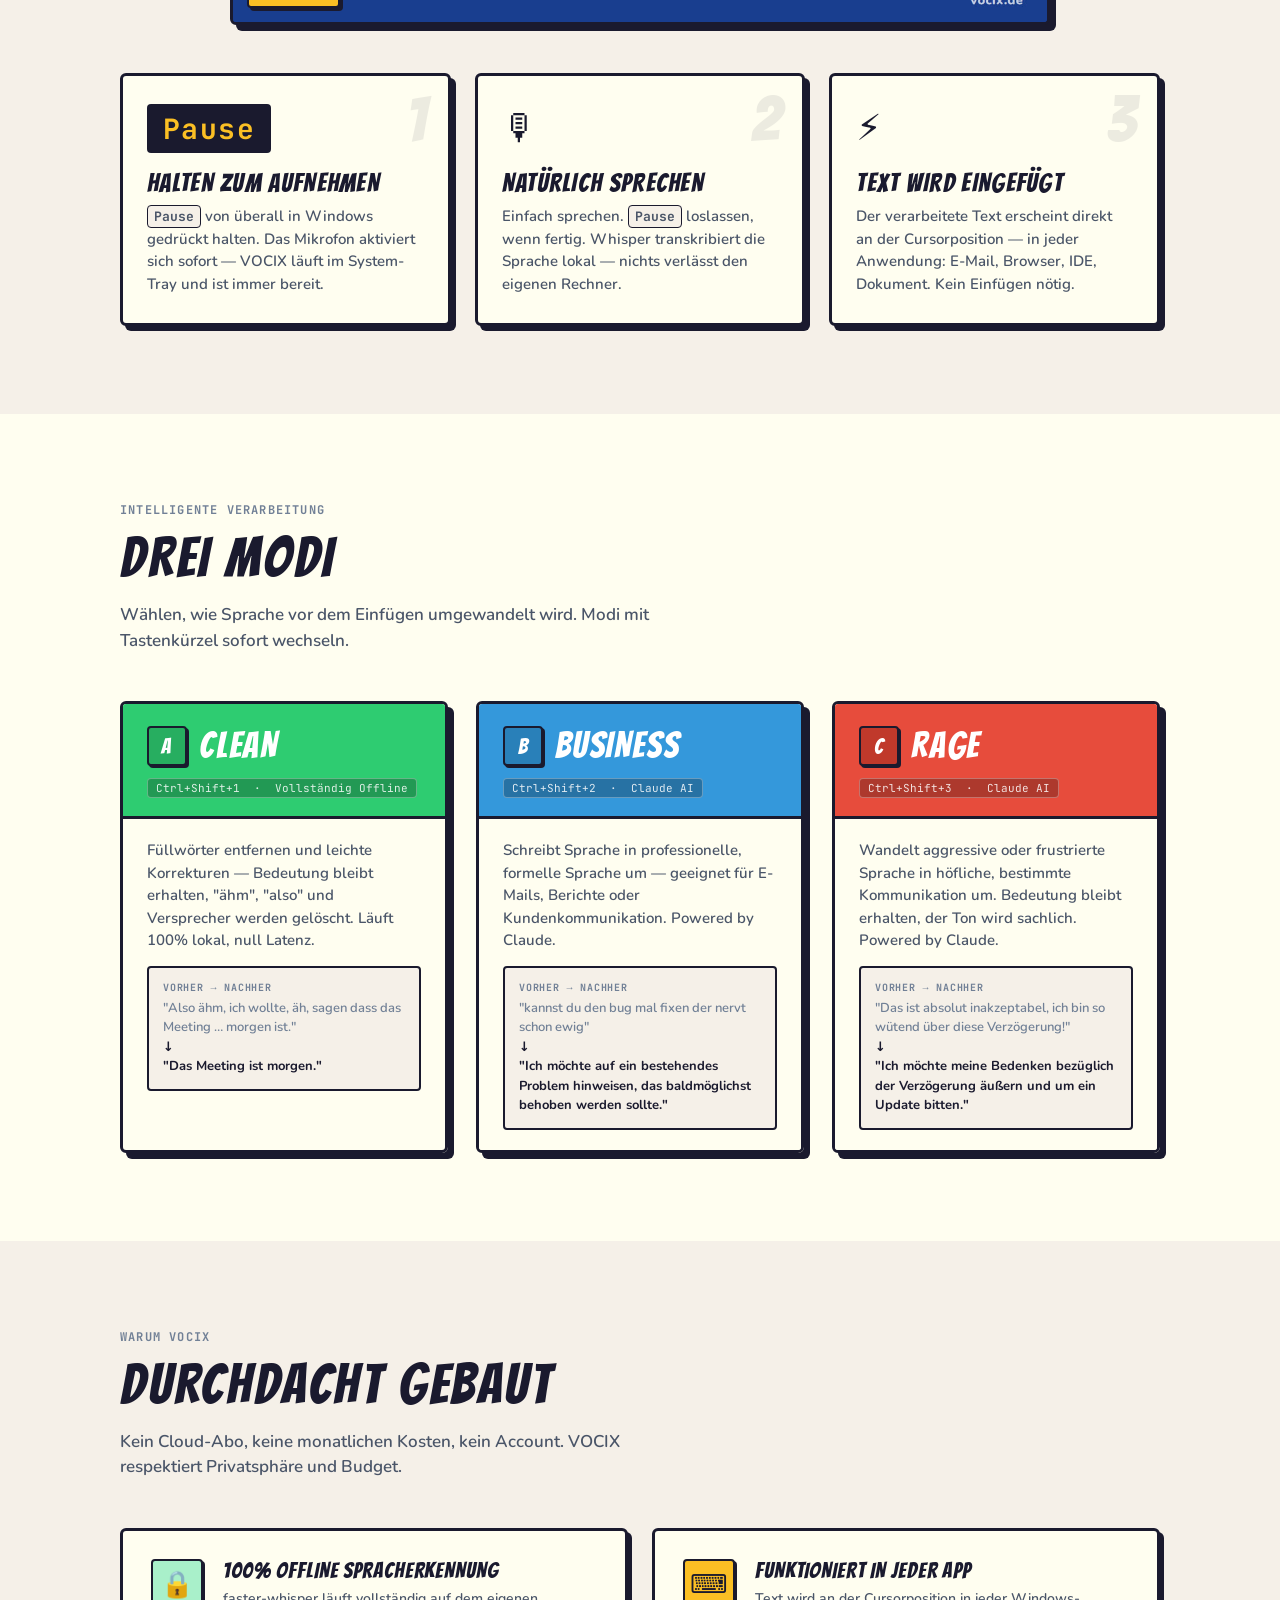
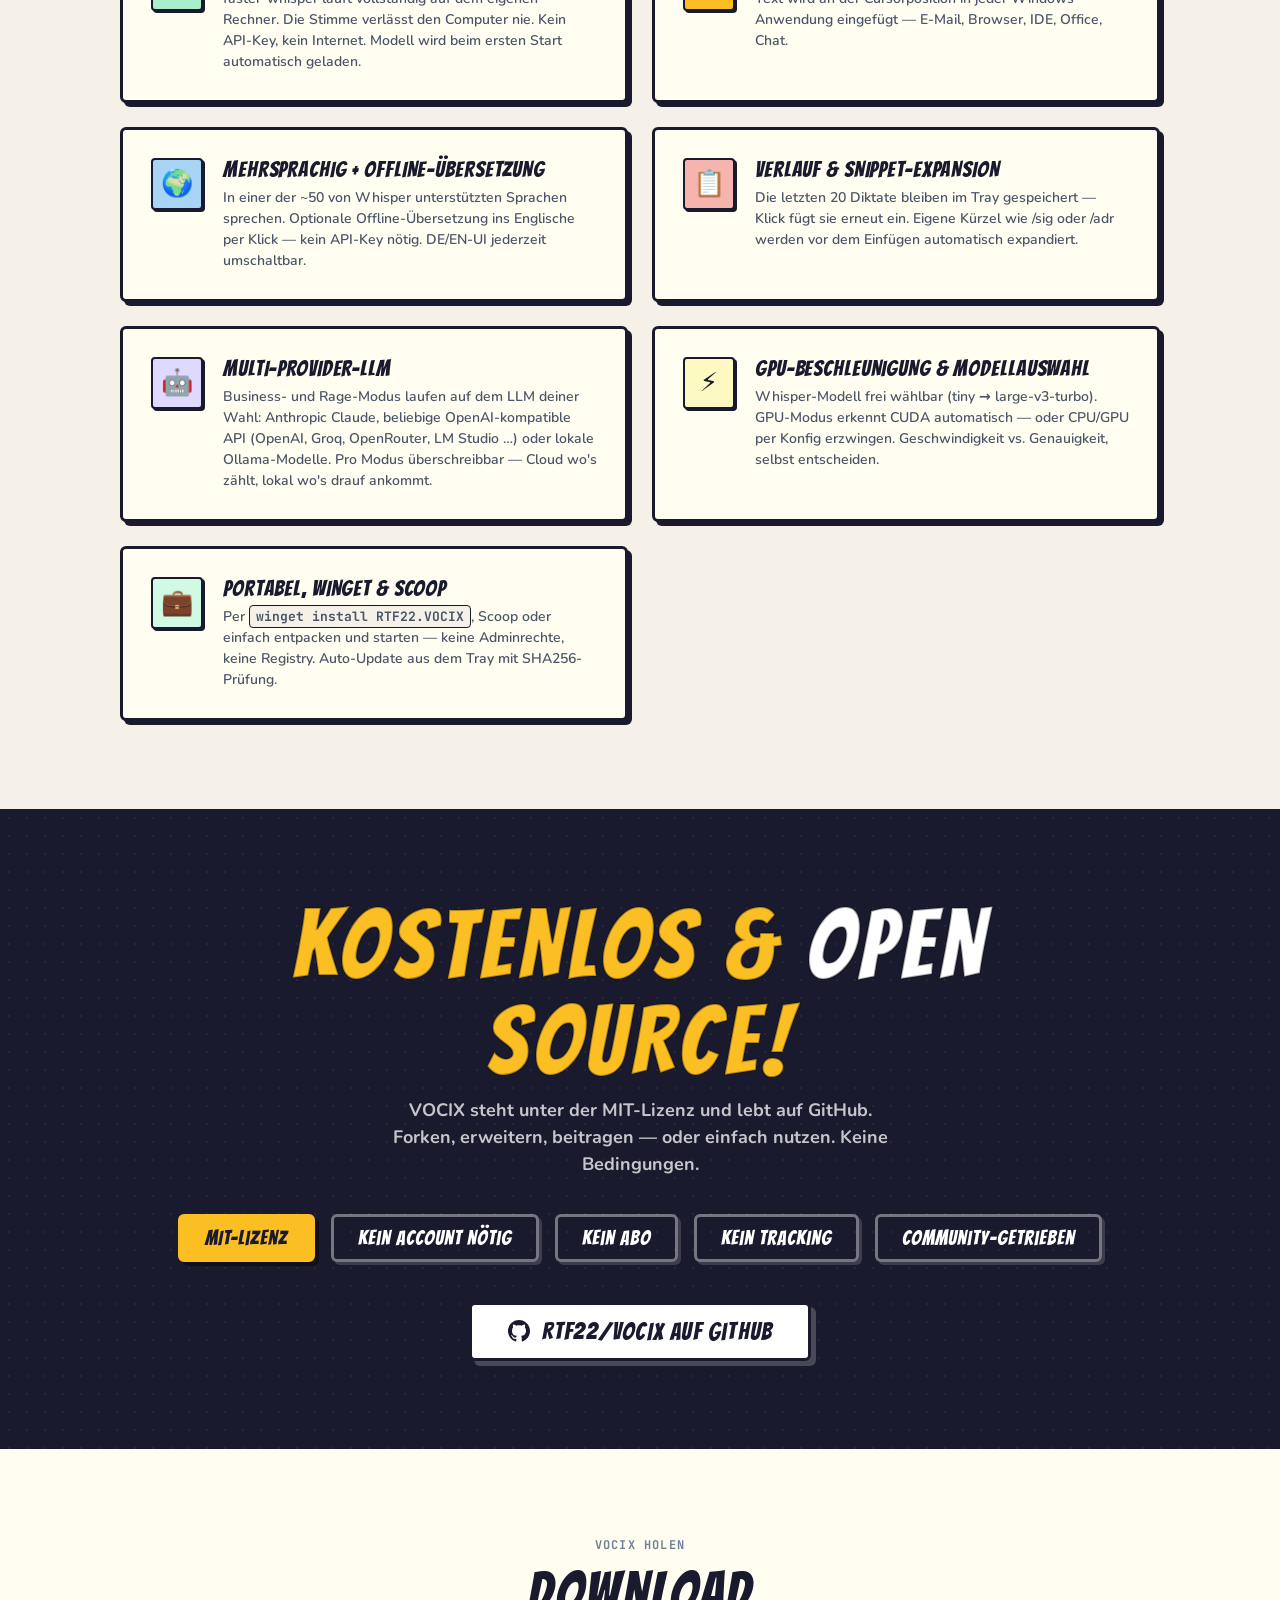
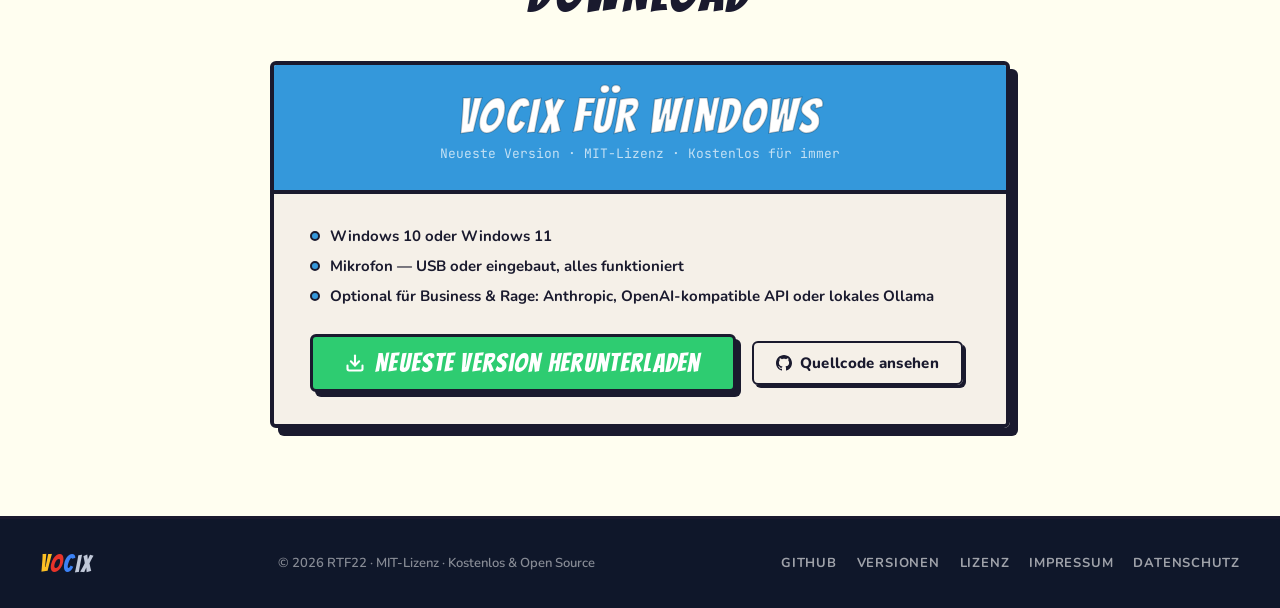
<file: docs/de/index.html>
<!DOCTYPE html>
<html lang="de">
<head>
<meta charset="UTF-8">
<meta name="viewport" content="width=device-width, initial-scale=1.0">
<title>VOCIX – Kostenlose Offline-Diktiersoftware für Windows 10 und 11</title>
<meta name="description" content="Spracheingabe für Windows ohne Cloud: Pause-Taste halten, sprechen, loslassen – der Text erscheint in jedem Programm. Offline-Spracherkennung mit Whisper, kostenlos und Open Source.">
<meta property="og:title" content="VOCIX – Offline-Diktat für Windows">
<meta property="og:description" content="Lokale Spracheingabe für Windows: Push-to-Talk mit der Pause-Taste, Whisper-Spracherkennung offline, drei Textmodi. Portabel, kostenlos, Open Source.">
<link rel="canonical" href="https://vocix.de/de/">
<link rel="alternate" hreflang="en" href="https://vocix.de/">
<link rel="alternate" hreflang="de" href="https://vocix.de/de/">
<link rel="alternate" hreflang="x-default" href="https://vocix.de/">
<meta property="og:image" content="https://vocix.de/assets/vocix-logo-badge.jpg">
<meta property="og:url" content="https://vocix.de/de/">
<meta property="og:type" content="website">
<meta property="og:locale" content="de_DE">
<meta name="twitter:card" content="summary_large_image">
<link rel="icon" type="image/svg+xml" href="../assets/vocix-logo.svg">
<link rel="stylesheet" href="../assets/fonts/fonts.css">
<link rel="stylesheet" href="../vocix-tokens.css">
<link rel="stylesheet" href="../assets/adresse.css">
<style>
*, *::before, *::after { box-sizing: border-box; margin: 0; padding: 0; }
html { scroll-behavior: smooth; }
body { font-family: var(--font-body); background: var(--color-bg-light); color: var(--color-ink); overflow-x: hidden; }
a { color: inherit; text-decoration: none; }

/* NAV */
nav {
  position: sticky; top: 0; z-index: 100;
  background: var(--color-ink);
  border-bottom: 3px solid var(--color-ink);
  display: flex; align-items: center; justify-content: space-between;
  padding: 0 40px; height: 60px;
}
.nav-logo { font-family: var(--font-display); font-size: 32px; letter-spacing: 0.05em; line-height: 1; }
.nav-logo .v { color: var(--color-letter-v); }
.nav-logo .o { color: var(--color-letter-o); }
.nav-logo .c { color: var(--color-letter-c); }
.nav-logo .i { color: var(--color-tagline-i); }
.nav-logo .x { color: #c0c8d8; }
.nav-links { display: flex; align-items: center; gap: 20px; }
.nav-link { font-family: var(--font-body); font-weight: 700; font-size: 13px; color: rgba(255,255,255,0.7); text-transform: uppercase; letter-spacing: 0.06em; transition: color 120ms; cursor: pointer; }
.nav-link:hover { color: var(--color-yellow-highlight); }

/* Language toggle */
.lang-toggle {
  display: flex; align-items: center;
  border: 2.5px solid rgba(255,255,255,0.3);
  border-radius: var(--radius-sm);
  overflow: hidden;
  flex-shrink: 0;
}
.lang-btn {
  font-family: var(--font-mono); font-size: 12px; font-weight: 700;
  padding: 5px 12px; cursor: pointer; border: none; background: transparent;
  color: rgba(255,255,255,0.5); letter-spacing: 0.06em;
  transition: background 120ms, color 120ms;
}
.lang-btn.active { background: var(--color-yellow-highlight); color: var(--color-ink); }
.lang-btn:not(.active):hover { color: white; }

.btn-nav {
  font-family: var(--font-display); font-size: 18px; letter-spacing: 0.05em;
  background: var(--color-yellow-highlight); color: var(--color-ink);
  border: 2.5px solid var(--color-ink); border-radius: var(--radius-md);
  padding: 6px 20px; box-shadow: 3px 3px 0 rgba(255,255,255,0.3);
  cursor: pointer; transition: transform 80ms, box-shadow 80ms; display: inline-block;
}
.btn-nav:hover { transform: translate(-1px,-1px); box-shadow: 4px 4px 0 rgba(255,255,255,0.3); }
.btn-nav:active { transform: translate(2px,2px); box-shadow: 1px 1px 0 rgba(255,255,255,0.3); }

/* HERO */
.hero {
  min-height: calc(100vh - 60px);
  background: var(--color-brand-cobalt);
  background-image: radial-gradient(ellipse at 60% 40%, var(--color-brand-cobalt-mid) 0%, var(--color-brand-cobalt) 60%), radial-gradient(circle, rgba(255,255,255,0.055) 1px, transparent 1px);
  background-size: 100% 100%, 18px 18px;
  display: flex; align-items: center; justify-content: center;
  position: relative; overflow: hidden; padding: 60px 24px;
}
.hero-rays { position: absolute; inset: 0; pointer-events: none; }
.hero-rays::before {
  content: ''; position: absolute; width: 200%; height: 200%; top: -50%; left: -50%;
  background: conic-gradient(from 0deg, transparent 0deg, rgba(255,255,255,0.03) 5deg, transparent 10deg, transparent 22.5deg, rgba(255,255,255,0.03) 27.5deg, transparent 32.5deg, transparent 45deg, rgba(255,255,255,0.03) 50deg, transparent 55deg, transparent 67.5deg, rgba(255,255,255,0.03) 72.5deg, transparent 77.5deg, transparent 90deg, rgba(255,255,255,0.03) 95deg, transparent 100deg, transparent 112.5deg, rgba(255,255,255,0.03) 117.5deg, transparent 122.5deg, transparent 135deg, rgba(255,255,255,0.03) 140deg, transparent 145deg, transparent 157.5deg, rgba(255,255,255,0.03) 162.5deg, transparent 167.5deg, transparent 180deg, rgba(255,255,255,0.03) 185deg, transparent 190deg, transparent 202.5deg, rgba(255,255,255,0.03) 207.5deg, transparent 212.5deg, transparent 225deg, rgba(255,255,255,0.03) 230deg, transparent 235deg, transparent 247.5deg, rgba(255,255,255,0.03) 252.5deg, transparent 257.5deg, transparent 270deg, rgba(255,255,255,0.03) 275deg, transparent 280deg, transparent 292.5deg, rgba(255,255,255,0.03) 297.5deg, transparent 302.5deg, transparent 315deg, rgba(255,255,255,0.03) 320deg, transparent 325deg, transparent 337.5deg, rgba(255,255,255,0.03) 342.5deg, transparent 347.5deg);
}
.hero-inner { position: relative; z-index: 1; display: flex; flex-direction: column; align-items: center; max-width: 900px; width: 100%; }
.hero-card {
  background: var(--color-bg-light); border: 4px solid var(--color-ink);
  border-radius: 10px; box-shadow: 8px 8px 0 var(--color-ink);
  padding: 48px 56px; width: 100%; position: relative;
}
.hero-free-badge {
  position: absolute; top: -22px; right: 32px;
  background: var(--color-yellow-highlight); border: 3px solid var(--color-ink);
  border-radius: var(--radius-sm); box-shadow: 3px 3px 0 var(--color-ink);
  font-family: var(--font-display); font-size: 18px; letter-spacing: 0.05em;
  padding: 4px 16px; color: var(--color-ink); transform: rotate(2deg);
}
.hero-wordmark {
  font-family: var(--font-display); font-weight: normal; font-size: clamp(80px, 14vw, 140px);
  letter-spacing: 0.05em; line-height: 0.9; -webkit-text-stroke: 3px var(--color-ink); margin-bottom: 8px;
}
/* Für Screenreader und Suchmaschinen sichtbar, optisch ausgeblendet */
.visually-hidden {
  position: absolute; width: 1px; height: 1px; padding: 0; margin: -1px;
  overflow: hidden; clip: rect(0 0 0 0); white-space: nowrap; border: 0;
}
.hero-wordmark .v { color: var(--color-letter-v); }
.hero-wordmark .o { color: var(--color-letter-o); }
.hero-wordmark .c { color: var(--color-letter-c); }
.hero-wordmark .i { color: var(--color-tagline-i); }
.hero-wordmark .x { color: #94a3b8; }
.hero-tagline-full { font-family: var(--font-body); font-weight: 800; font-size: clamp(13px,2vw,17px); letter-spacing: 0.04em; color: var(--color-ink); margin-bottom: 20px; }
.hero-tagline-full .v { color: var(--color-tagline-v); font-size: 1.35em; line-height: 1; }
.hero-tagline-full .tl-o { color: var(--color-letter-o); font-size: 1.35em; line-height: 1; }
.hero-tagline-full .c { color: var(--color-tagline-c); font-size: 1.35em; line-height: 1; }
.hero-tagline-full .i { color: var(--color-tagline-i); font-size: 1.35em; line-height: 1; }
.hero-tagline-full .tl-x { color: #94a3b8; font-size: 1.35em; line-height: 1; }
.hero-desc { font-family: var(--font-body); font-size: clamp(15px,2vw,19px); font-weight: 600; line-height: 1.5; color: var(--color-ink-soft); max-width: 560px; margin-bottom: 36px; }
.hero-ctas { display: flex; flex-wrap: wrap; gap: 16px; align-items: center; margin-bottom: 32px; }
.btn-primary {
  font-family: var(--font-display); font-size: 26px; letter-spacing: 0.05em;
  background: var(--color-clean); color: white; border: 3px solid var(--color-ink);
  border-radius: var(--radius-md); box-shadow: 5px 5px 0 var(--color-ink);
  padding: 12px 32px; cursor: pointer; transition: transform 80ms, box-shadow 80ms;
  display: inline-flex; align-items: center; gap: 10px;
}
.btn-primary:hover { transform: translate(-2px,-2px); box-shadow: 7px 7px 0 var(--color-ink); }
.btn-primary:active { transform: translate(3px,3px); box-shadow: 2px 2px 0 var(--color-ink); }
.btn-ghost {
  font-family: var(--font-body); font-size: 15px; font-weight: 800; background: transparent;
  color: var(--color-ink); border: 2.5px solid var(--color-ink); border-radius: var(--radius-md);
  box-shadow: 3px 3px 0 var(--color-ink); padding: 10px 22px; cursor: pointer;
  transition: transform 80ms, box-shadow 80ms, background 120ms;
  display: inline-flex; align-items: center; gap: 8px; letter-spacing: 0.02em;
}
.btn-ghost:hover { transform: translate(-1px,-1px); box-shadow: 5px 5px 0 var(--color-ink); background: var(--color-ink); color: white; }
.btn-ghost:active { transform: translate(2px,2px); box-shadow: 1px 1px 0 var(--color-ink); }
.hero-pills { display: flex; flex-wrap: wrap; gap: 10px; }
.pill { font-family: var(--font-mono); font-size: 12px; font-weight: 700; padding: 5px 13px; border: 2px solid var(--color-ink); border-radius: var(--radius-pill); background: var(--color-panel); box-shadow: 2px 2px 0 var(--color-ink); letter-spacing: 0.03em; }

/* SECTIONS */
section { padding: 88px 24px; }
.section-inner { max-width: 1040px; margin: 0 auto; }
.section-label { font-family: var(--font-mono); font-size: 12px; font-weight: 700; text-transform: uppercase; letter-spacing: 0.1em; color: var(--fg-muted); margin-bottom: 12px; }
.section-title { font-family: var(--font-display); font-size: clamp(36px,6vw,56px); letter-spacing: 0.05em; color: var(--color-ink); text-transform: uppercase; line-height: 1; margin-bottom: 16px; }
.section-sub { font-family: var(--font-body); font-size: 17px; font-weight: 600; color: var(--fg-secondary); line-height: 1.5; max-width: 560px; margin-bottom: 48px; }

/* HOW IT WORKS */
#how { background: var(--color-panel); }
.demo-frame { position: relative; max-width: 820px; margin: 0 auto 48px; border: 3px solid var(--color-ink); border-radius: var(--radius-md); box-shadow: 6px 6px 0 var(--color-ink); overflow: hidden; background: var(--color-brand-cobalt); line-height: 0; }
.demo-frame video { width: 100%; height: auto; aspect-ratio: 16 / 9; display: block; }
.demo-sound { position: absolute; left: 14px; bottom: 14px; display: none; align-items: center; gap: 8px; line-height: 1.2; font-family: var(--font-body); font-weight: 800; font-size: 14px; color: var(--color-ink); background: var(--color-yellow-highlight); border: 2.5px solid var(--color-ink); border-radius: var(--radius-sm); box-shadow: 3px 3px 0 var(--color-ink); padding: 6px 12px; cursor: pointer; }
.demo-sound:hover { transform: translate(-1px,-1px); box-shadow: 4px 4px 0 var(--color-ink); }
.demo-sound .off, .demo-sound[aria-pressed="true"] .on { display: none; }
.demo-sound[aria-pressed="true"] .off { display: inline; }
.steps-row { display: grid; grid-template-columns: repeat(3, 1fr); gap: 24px; }
.step-card { background: var(--color-bg-light); border: 3px solid var(--color-ink); border-radius: var(--radius-md); box-shadow: 5px 5px 0 var(--color-ink); padding: 28px 24px; position: relative; transition: transform 80ms, box-shadow 80ms; }
.step-card:hover { transform: translate(-2px,-2px); box-shadow: 7px 7px 0 var(--color-ink); }
.step-num { font-family: var(--font-display); font-size: 64px; letter-spacing: 0.05em; line-height: 1; color: var(--color-ink); opacity: 0.08; position: absolute; top: 12px; right: 18px; }
.step-key { font-family: var(--font-mono); font-size: 28px; font-weight: 700; background: var(--color-ink); color: var(--color-yellow-highlight); border-radius: var(--radius-sm); padding: 6px 16px; display: inline-block; margin-bottom: 16px; letter-spacing: 0.05em; }
.step-icon { font-size: 36px; margin-bottom: 16px; display: block; }
.step-title { font-family: var(--font-display); font-size: 26px; letter-spacing: 0.05em; color: var(--color-ink); text-transform: uppercase; margin-bottom: 8px; }
.step-desc { font-family: var(--font-body); font-size: 15px; font-weight: 600; color: var(--fg-secondary); line-height: 1.5; }

/* MODES */
#modes { background: var(--color-bg-light); }
.modes-grid { display: grid; grid-template-columns: repeat(3, 1fr); gap: 28px; }
.mode-card { border: 3px solid var(--color-ink); border-radius: var(--radius-md); box-shadow: 6px 6px 0 var(--color-ink); overflow: hidden; transition: transform 80ms, box-shadow 80ms; }
.mode-card:hover { transform: translate(-2px,-2px); box-shadow: 8px 8px 0 var(--color-ink); }
.mode-header { padding: 22px 24px 18px; border-bottom: 3px solid var(--color-ink); }
.mode-header-top { display: flex; align-items: center; gap: 12px; margin-bottom: 10px; }
.mode-letter-badge { font-family: var(--font-display); font-size: 22px; letter-spacing: 0.05em; color: white; width: 40px; height: 40px; display: flex; align-items: center; justify-content: center; border: 2.5px solid var(--color-ink); border-radius: var(--radius-sm); box-shadow: 2px 2px 0 var(--color-ink); flex-shrink: 0; }
.mode-name { font-family: var(--font-display); font-size: 36px; letter-spacing: 0.05em; text-transform: uppercase; line-height: 1; color: white; }
.mode-hotkey { font-family: var(--font-mono); font-size: 11px; background: rgba(0,0,0,0.25); color: rgba(255,255,255,0.85); padding: 2px 8px; border-radius: var(--radius-sm); border: 1px solid rgba(255,255,255,0.3); display: inline-block; }
.mode-body { background: var(--color-bg-light); padding: 20px 24px; }
.mode-desc { font-family: var(--font-body); font-size: 15px; font-weight: 600; color: var(--fg-secondary); line-height: 1.5; margin-bottom: 14px; }
.mode-example { background: var(--color-panel); border: 2px solid var(--color-ink); border-radius: var(--radius-sm); padding: 12px 14px; font-family: var(--font-body); font-size: 13px; font-weight: 600; line-height: 1.5; }
.mode-example-label { font-family: var(--font-mono); font-size: 10px; letter-spacing: 0.08em; text-transform: uppercase; color: var(--fg-muted); margin-bottom: 4px; }

/* FEATURES */
#features { background: var(--color-panel); }
.features-grid { display: grid; grid-template-columns: repeat(2, 1fr); gap: 24px; }
.feature-card { background: var(--color-bg-light); border: 3px solid var(--color-ink); border-radius: var(--radius-md); box-shadow: 4px 4px 0 var(--color-ink); padding: 28px; display: flex; gap: 20px; align-items: flex-start; transition: transform 80ms, box-shadow 80ms; }
.feature-card:hover { transform: translate(-1px,-1px); box-shadow: 6px 6px 0 var(--color-ink); }
.feature-icon-box { width: 52px; height: 52px; border: 2.5px solid var(--color-ink); border-radius: var(--radius-sm); box-shadow: 2px 2px 0 var(--color-ink); display: flex; align-items: center; justify-content: center; font-size: 26px; flex-shrink: 0; }
.feature-title { font-family: var(--font-display); font-size: 22px; letter-spacing: 0.04em; text-transform: uppercase; color: var(--color-ink); margin-bottom: 6px; }
.feature-desc { font-family: var(--font-body); font-size: 14px; font-weight: 600; color: var(--fg-secondary); line-height: 1.5; }

/* OPEN SOURCE */
#opensource { background: var(--color-ink); position: relative; overflow: hidden; }
#opensource::before { content: ''; position: absolute; inset: 0; background-image: radial-gradient(circle, rgba(255,255,255,0.06) 1px, transparent 1px); background-size: 18px 18px; pointer-events: none; }
.opensource-inner { max-width: 1040px; margin: 0 auto; display: flex; flex-direction: column; align-items: center; text-align: center; position: relative; z-index: 1; }
.action-burst { font-family: var(--font-display); font-size: clamp(48px,10vw,96px); letter-spacing: 0.06em; text-transform: uppercase; color: var(--color-yellow-highlight); -webkit-text-stroke: 2px rgba(0,0,0,0.3); line-height: 1; margin-bottom: 8px; }
.action-burst span { color: white; -webkit-text-stroke: 2px rgba(0,0,0,0.3); }
.opensource-sub { font-family: var(--font-body); font-size: 18px; font-weight: 700; color: rgba(255,255,255,0.75); max-width: 520px; line-height: 1.5; margin-bottom: 36px; }
.opensource-badges { display: flex; flex-wrap: wrap; gap: 16px; justify-content: center; margin-bottom: 40px; }
.os-badge { font-family: var(--font-display); font-size: 20px; letter-spacing: 0.05em; padding: 10px 24px; border: 3px solid rgba(255,255,255,0.4); border-radius: var(--radius-md); color: white; box-shadow: 3px 3px 0 rgba(255,255,255,0.15); }
.os-badge.highlight { background: var(--color-yellow-highlight); color: var(--color-ink); border-color: var(--color-yellow-highlight); box-shadow: 4px 4px 0 rgba(0,0,0,0.4); }
.btn-github { font-family: var(--font-display); font-size: 24px; letter-spacing: 0.05em; background: white; color: var(--color-ink); border: 3px solid var(--color-ink); border-radius: var(--radius-md); box-shadow: 5px 5px 0 rgba(255,255,255,0.2); padding: 14px 36px; cursor: pointer; transition: transform 80ms, box-shadow 80ms, background 120ms; display: inline-flex; align-items: center; gap: 12px; }
.btn-github:hover { transform: translate(-2px,-2px); box-shadow: 7px 7px 0 rgba(255,255,255,0.2); background: var(--color-yellow-highlight); }
.btn-github:active { transform: translate(3px,3px); box-shadow: 2px 2px 0 rgba(255,255,255,0.2); }

/* DOWNLOAD */
#download { background: var(--color-bg-light); }
.download-box { border: 4px solid var(--color-ink); border-radius: var(--radius-md); box-shadow: 8px 8px 0 var(--color-ink); overflow: hidden; max-width: 740px; margin: 0 auto; }
.download-header { background: var(--color-business); padding: 28px 36px; border-bottom: 4px solid var(--color-ink); }
.download-title { font-family: var(--font-display); font-size: 48px; letter-spacing: 0.05em; color: white; text-transform: uppercase; -webkit-text-stroke: 1.5px rgba(0,0,0,0.2); line-height: 1; margin-bottom: 4px; }
.download-version { font-family: var(--font-mono); font-size: 13px; color: rgba(255,255,255,0.7); }
.download-body { background: var(--color-panel); padding: 32px 36px; }
.req-list { list-style: none; margin-bottom: 28px; display: flex; flex-direction: column; gap: 10px; }
.req-list li { font-family: var(--font-body); font-size: 15px; font-weight: 700; color: var(--color-ink); display: flex; align-items: center; gap: 10px; }
.req-dot { width: 10px; height: 10px; background: var(--color-business); border: 2px solid var(--color-ink); border-radius: 50%; flex-shrink: 0; }
.download-ctas { display: flex; flex-wrap: wrap; gap: 16px; align-items: center; }

/* FOOTER */
footer { background: var(--color-brand-navy); border-top: 3px solid var(--color-ink); padding: 32px 40px; display: flex; align-items: center; justify-content: space-between; flex-wrap: wrap; gap: 16px; }
.footer-wordmark { font-family: var(--font-display); font-size: 24px; letter-spacing: 0.05em; }
.footer-wordmark .v { color: var(--color-letter-v); }
.footer-wordmark .o { color: var(--color-letter-o); }
.footer-wordmark .c { color: var(--color-letter-c); }
.footer-wordmark .i, .footer-wordmark .x { color: #c0c8d8; }
.footer-copy { font-family: var(--font-body); font-size: 13px; font-weight: 600; color: rgba(255,255,255,0.5); }
.footer-links { display: flex; gap: 20px; }
.footer-link { font-family: var(--font-body); font-size: 13px; font-weight: 700; color: rgba(255,255,255,0.6); text-transform: uppercase; letter-spacing: 0.06em; cursor: pointer; transition: color 120ms; }
.footer-link:hover { color: var(--color-yellow-highlight); }

@media (max-width: 760px) {
  nav { padding: 0 16px; }
  .nav-links .nav-link { display: none; }
  .hero-card { padding: 32px 20px; }
  .steps-row, .modes-grid, .features-grid { grid-template-columns: 1fr; }
  section { padding: 56px 20px; }
  footer { flex-direction: column; align-items: flex-start; }
}
</style>
</head>
<body>

<!-- NAV -->
<nav>
  <div class="nav-logo"><span class="v">V</span><span class="o">O</span><span class="c">C</span><span class="i">I</span><span class="x">X</span></div>
  <div class="nav-links">
    <a class="nav-link" href="#how" data-i18n="nav_how">So funktioniert's</a>
    <a class="nav-link" href="#modes" data-i18n="nav_modes">Modi</a>
    <a class="nav-link" href="#features" data-i18n="nav_features">Features</a>
    <a class="nav-link" href="#opensource" data-i18n="nav_oss">Open Source</a>
    <div class="lang-toggle">
      <a class="lang-btn" href="../" hreflang="en" lang="en">EN</a>
      <a class="lang-btn active" href="./" hreflang="de" lang="de" aria-current="page">DE</a>
    </div>
    <a class="btn-nav" href="#download" data-i18n="nav_download">Download</a>
  </div>
</nav>

<!-- HERO -->
<section class="hero" id="home">
  <div class="hero-rays"></div>
  <div class="hero-inner">
    <div class="hero-card">
      <div class="hero-free-badge" data-i18n="hero_badge">100% KOSTENLOS &amp; OPEN SOURCE</div>
      <h1 class="hero-wordmark"><span class="v">V</span><span class="o">O</span><span class="c">C</span><span class="i">I</span><span class="x">X</span><span class="visually-hidden" data-i18n="h1_suffix"> — kostenlose Offline-Diktiersoftware für Windows</span></h1>
      <div class="hero-tagline-full">
        <span class="v">V</span><span class="tl-o">O</span>ice <span class="c">C</span>apture &amp; <span class="i">I</span>ntelligent e<span class="tl-x">X</span>pression
      </div>
      <p class="hero-desc" style="color: rgb(30, 47, 64);" data-i18n="hero_desc">Lokale Spracheingabe für Windows mit intelligenter Textverarbeitung. Push-to-Talk mit <strong>Pause</strong>, Whisper STT komplett offline — Dein gesprochener Text wird direkt an der Cursorposition eingefügt.</p>
      <div class="hero-ctas">
        <a class="btn-primary" href="#download">
          <svg width="22" height="22" viewBox="0 0 24 24" fill="none" stroke="currentColor" stroke-width="2.5" stroke-linecap="round" stroke-linejoin="round"><path d="M21 15v4a2 2 0 0 1-2 2H5a2 2 0 0 1-2-2v-4"/><polyline points="7 10 12 15 17 10"/><line x1="12" y1="15" x2="12" y2="3"/></svg>
          <span data-i18n="hero_cta_dl">Für Windows herunterladen</span>
        </a>
        <a class="btn-ghost" href="https://github.com/RTF22/VOCIX" target="_blank">
          <svg width="18" height="18" viewBox="0 0 24 24" fill="currentColor"><path d="M12 0c-6.626 0-12 5.373-12 12 0 5.302 3.438 9.8 8.207 11.387.599.111.793-.261.793-.577v-2.234c-3.338.726-4.033-1.416-4.033-1.416-.546-1.387-1.333-1.756-1.333-1.756-1.089-.745.083-.729.083-.729 1.205.084 1.839 1.237 1.839 1.237 1.07 1.834 2.807 1.304 3.492.997.107-.775.418-1.305.762-1.604-2.665-.305-5.467-1.334-5.467-5.931 0-1.311.469-2.381 1.236-3.221-.124-.303-.535-1.524.117-3.176 0 0 1.008-.322 3.301 1.23.957-.266 1.983-.399 3.003-.404 1.02.005 2.047.138 3.006.404 2.291-1.552 3.297-1.23 3.297-1.23.653 1.653.242 2.874.118 3.176.77.84 1.235 1.911 1.235 3.221 0 4.609-2.807 5.624-5.479 5.921.43.372.823 1.102.823 2.222v3.293c0 .319.192.694.801.576 4.765-1.589 8.199-6.086 8.199-11.386 0-6.627-5.373-12-12-12z"/></svg>
          <span data-i18n="hero_cta_gh">Auf GitHub ansehen</span>
        </a>
      </div>
      <div class="hero-pills">
        <span class="pill">Windows 10/11</span>
        <span class="pill" data-i18n="pill_portable">Portable App</span>
        <span class="pill" data-i18n="pill_gpu">GPU-Beschleunigung</span>
        <span class="pill" data-i18n="pill_offline">100% Offline STT</span>
        <span class="pill" data-i18n="mit_license">MIT-Lizenz</span>
        <span class="pill">Whisper AI</span>
        <span class="pill">Claude-powered</span>
        <span class="pill" data-i18n="pill_ptt">Pause Push-to-Talk</span>
      </div>
    </div>
  </div>
</section>

<!-- HOW IT WORKS -->
<section id="how">
  <div class="section-inner">
    <div class="section-label" data-i18n="how_label">Erste Schritte</div>
    <div class="section-title" data-i18n="how_title">So funktioniert's</div>
    <p class="section-sub" data-i18n="how_sub">Drei Schritte. Keine Cloud. Kein Abo. Kein Schnickschnack.</p>
    <div class="demo-frame">
      <video id="demo-video" autoplay muted loop playsinline controls preload="metadata" width="1280" height="720"
             poster="../assets/demo/vocix-demo-de-poster.jpg"
             aria-label="Animierte Illustration: Pause halten, sprechen, und VOCIX fügt den umformulierten Text an der Cursorposition in eine E-Mail ein">
        <source src="../assets/demo/vocix-demo-de.mp4" type="video/mp4">
      </video>
      <button class="demo-sound" id="demo-sound" type="button" aria-pressed="false">
        <span class="on" data-i18n="demo_sound_on">🔊 Ton an</span><span class="off" data-i18n="demo_sound_off">🔇 Ton aus</span>
      </button>
    </div>
    <div class="steps-row">
      <div class="step-card">
        <div class="step-num">1</div>
        <div class="step-key">Pause</div>
        <div class="step-title" data-i18n="step1_title">Halten zum Aufnehmen</div>
        <p class="step-desc" data-i18n="step1_desc"><code>Pause</code> von überall in Windows gedrückt halten. Das Mikrofon aktiviert sich sofort — VOCIX läuft im System-Tray und ist immer bereit.</p>
      </div>
      <div class="step-card">
        <div class="step-num">2</div>
        <span class="step-icon">🎙</span>
        <div class="step-title" data-i18n="step2_title">Natürlich sprechen</div>
        <p class="step-desc" data-i18n="step2_desc">Einfach sprechen. <code>Pause</code> loslassen, wenn fertig. Whisper transkribiert die Sprache lokal — nichts verlässt den eigenen Rechner.</p>
      </div>
      <div class="step-card">
        <div class="step-num">3</div>
        <span class="step-icon">⚡</span>
        <div class="step-title" data-i18n="step3_title">Text wird eingefügt</div>
        <p class="step-desc" data-i18n="step3_desc">Der verarbeitete Text erscheint direkt an der Cursorposition — in jeder Anwendung: E-Mail, Browser, IDE, Dokument. Kein Einfügen nötig.</p>
      </div>
    </div>
  </div>
</section>

<!-- THREE MODES -->
<section id="modes">
  <div class="section-inner">
    <div class="section-label" data-i18n="modes_label">Intelligente Verarbeitung</div>
    <div class="section-title" data-i18n="modes_title">Drei Modi</div>
    <p class="section-sub" data-i18n="modes_sub">Wählen, wie Sprache vor dem Einfügen umgewandelt wird. Modi mit Tastenkürzel sofort wechseln.</p>
    <div class="modes-grid">
      <!-- Clean -->
      <div class="mode-card">
        <div class="mode-header" style="background: var(--color-clean);">
          <div class="mode-header-top">
            <div class="mode-letter-badge" style="background: var(--color-clean-dark);">A</div>
            <div class="mode-name">Clean</div>
          </div>
          <span class="mode-hotkey">Ctrl+Shift+1 &nbsp;·&nbsp; <span data-i18n="mode_offline">Vollständig Offline</span></span>
        </div>
        <div class="mode-body">
          <p class="mode-desc" data-i18n="clean_desc">Füllwörter entfernen und leichte Korrekturen — Bedeutung bleibt erhalten, "ähm", "also" und Versprecher werden gelöscht. Läuft 100% lokal, null Latenz.</p>
          <div class="mode-example">
            <div class="mode-example-label" data-i18n="example_label">Vorher → Nachher</div>
            <span style="color:var(--fg-muted)" data-i18n="clean_before">"Also ähm, ich wollte, äh, sagen dass das Meeting … morgen ist."</span>
            <br>↓<br>
            <strong data-i18n="clean_after">"Das Meeting ist morgen."</strong>
          </div>
        </div>
      </div>
      <!-- Business -->
      <div class="mode-card">
        <div class="mode-header" style="background: var(--color-business);">
          <div class="mode-header-top">
            <div class="mode-letter-badge" style="background: var(--color-business-dark);">B</div>
            <div class="mode-name">Business</div>
          </div>
          <span class="mode-hotkey">Ctrl+Shift+2 &nbsp;·&nbsp; Claude AI</span>
        </div>
        <div class="mode-body">
          <p class="mode-desc" data-i18n="business_desc">Schreibt Sprache in professionelle, formelle Sprache um — geeignet für E-Mails, Berichte oder Kundenkommunikation. Powered by Claude.</p>
          <div class="mode-example">
            <div class="mode-example-label" data-i18n="example_label">Vorher → Nachher</div>
            <span style="color:var(--fg-muted)" data-i18n="business_before">"kannst du den bug mal fixen der nervt schon ewig"</span>
            <br>↓<br>
            <strong data-i18n="business_after">"Ich möchte auf ein bestehendes Problem hinweisen, das baldmöglichst behoben werden sollte."</strong>
          </div>
        </div>
      </div>
      <!-- Rage -->
      <div class="mode-card">
        <div class="mode-header" style="background: var(--color-rage);">
          <div class="mode-header-top">
            <div class="mode-letter-badge" style="background: var(--color-rage-dark);">C</div>
            <div class="mode-name">Rage</div>
          </div>
          <span class="mode-hotkey">Ctrl+Shift+3 &nbsp;·&nbsp; Claude AI</span>
        </div>
        <div class="mode-body">
          <p class="mode-desc" data-i18n="rage_desc">Wandelt aggressive oder frustrierte Sprache in höfliche, bestimmte Kommunikation um. Bedeutung bleibt erhalten, der Ton wird sachlich. Powered by Claude.</p>
          <div class="mode-example">
            <div class="mode-example-label" data-i18n="example_label">Vorher → Nachher</div>
            <span style="color:var(--fg-muted)" data-i18n="rage_before">"Das ist absolut inakzeptabel, ich bin so wütend über diese Verzögerung!"</span>
            <br>↓<br>
            <strong data-i18n="rage_after">"Ich möchte meine Bedenken bezüglich der Verzögerung äußern und um ein Update bitten."</strong>
          </div>
        </div>
      </div>
    </div>
  </div>
</section>

<!-- FEATURES -->
<section id="features">
  <div class="section-inner">
    <div class="section-label" data-i18n="feat_label">Warum VOCIX</div>
    <div class="section-title" data-i18n="feat_title">Durchdacht gebaut</div>
    <p class="section-sub" data-i18n="feat_sub">Kein Cloud-Abo, keine monatlichen Kosten, kein Account. VOCIX respektiert Privatsphäre und Budget.</p>
    <div class="features-grid">
      <div class="feature-card">
        <div class="feature-icon-box" style="background: var(--color-clean-light);">🔒</div>
        <div>
          <div class="feature-title" data-i18n="feat1_title">100% Offline Spracherkennung</div>
          <p class="feature-desc" data-i18n="feat1_desc">faster-whisper läuft vollständig auf dem eigenen Rechner. Die Stimme verlässt den Computer nie. Kein API-Key, kein Internet. Modell wird beim ersten Start automatisch geladen.</p>
        </div>
      </div>
      <div class="feature-card">
        <div class="feature-icon-box" style="background: var(--color-yellow-highlight);">⌨️</div>
        <div>
          <div class="feature-title" data-i18n="feat2_title">Funktioniert in jeder App</div>
          <p class="feature-desc" data-i18n="feat2_desc">Text wird an der Cursorposition in jeder Windows-Anwendung eingefügt — E-Mail, Browser, IDE, Office, Chat.</p>
        </div>
      </div>
      <div class="feature-card">
        <div class="feature-icon-box" style="background: var(--color-business-light);">🌍</div>
        <div>
          <div class="feature-title" data-i18n="feat3_title">Mehrsprachig + Offline-Übersetzung</div>
          <p class="feature-desc" data-i18n="feat3_desc">In einer der ~50 von Whisper unterstützten Sprachen sprechen. Optionale Offline-Übersetzung ins Englische per Klick — kein API-Key nötig. DE/EN-UI jederzeit umschaltbar.</p>
        </div>
      </div>
      <div class="feature-card">
        <div class="feature-icon-box" style="background: var(--color-rage-light);">📋</div>
        <div>
          <div class="feature-title" data-i18n="feat4_title">Verlauf &amp; Snippet-Expansion</div>
          <p class="feature-desc" data-i18n="feat4_desc">Die letzten 20 Diktate bleiben im Tray gespeichert — Klick fügt sie erneut ein. Eigene Kürzel wie /sig oder /adr werden vor dem Einfügen automatisch expandiert.</p>
        </div>
      </div>
      <div class="feature-card">
        <div class="feature-icon-box" style="background: #e0d9ff;">🤖</div>
        <div>
          <div class="feature-title" data-i18n="feat5_title">Multi-Provider-LLM</div>
          <p class="feature-desc" data-i18n="feat5_desc">Business- und Rage-Modus laufen auf dem LLM deiner Wahl: Anthropic Claude, beliebige OpenAI-kompatible API (OpenAI, Groq, OpenRouter, LM Studio …) oder lokale Ollama-Modelle. Pro Modus überschreibbar — Cloud wo's zählt, lokal wo's drauf ankommt.</p>
        </div>
      </div>
      <div class="feature-card">
        <div class="feature-icon-box" style="background: #fef9c3;">⚡</div>
        <div>
          <div class="feature-title" data-i18n="feat6_title">GPU-Beschleunigung &amp; Modellauswahl</div>
          <p class="feature-desc" data-i18n="feat6_desc">Whisper-Modell frei wählbar (tiny → large-v3-turbo). GPU-Modus erkennt CUDA automatisch — oder CPU/GPU per Konfig erzwingen. Geschwindigkeit vs. Genauigkeit, selbst entscheiden.</p>
        </div>
      </div>
      <div class="feature-card">
        <div class="feature-icon-box" style="background: #d1fae5;">💼</div>
        <div>
          <div class="feature-title" data-i18n="feat7_title">Portabel, winget &amp; Scoop</div>
          <p class="feature-desc" data-i18n="feat7_desc">Per <code>winget install RTF22.VOCIX</code>, Scoop oder einfach entpacken und starten — keine Adminrechte, keine Registry. Auto-Update aus dem Tray mit SHA256-Prüfung.</p>
        </div>
      </div>
    </div>
  </div>
</section>

<!-- OPEN SOURCE -->
<section id="opensource">
  <div class="opensource-inner">
    <div class="action-burst" data-i18n="oss_burst">KOSTENLOS &amp; <span>OPEN</span><br>SOURCE!</div>
    <p class="opensource-sub" data-i18n="oss_sub">VOCIX steht unter der MIT-Lizenz und lebt auf GitHub. Forken, erweitern, beitragen — oder einfach nutzen. Keine Bedingungen.</p>
    <div class="opensource-badges">
      <div class="os-badge highlight" data-i18n="mit_license">MIT-Lizenz</div>
      <div class="os-badge" data-i18n="oss_b1">Kein Account nötig</div>
      <div class="os-badge" data-i18n="oss_b2">Kein Abo</div>
      <div class="os-badge" data-i18n="oss_b3">Kein Tracking</div>
      <div class="os-badge" data-i18n="oss_b4">Community-getrieben</div>
    </div>
    <a class="btn-github" href="https://github.com/RTF22/VOCIX" target="_blank">
      <svg width="22" height="22" viewBox="0 0 24 24" fill="currentColor"><path d="M12 0c-6.626 0-12 5.373-12 12 0 5.302 3.438 9.8 8.207 11.387.599.111.793-.261.793-.577v-2.234c-3.338.726-4.033-1.416-4.033-1.416-.546-1.387-1.333-1.756-1.333-1.756-1.089-.745.083-.729.083-.729 1.205.084 1.839 1.237 1.839 1.237 1.07 1.834 2.807 1.304 3.492.997.107-.775.418-1.305.762-1.604-2.665-.305-5.467-1.334-5.467-5.931 0-1.311.469-2.381 1.236-3.221-.124-.303-.535-1.524.117-3.176 0 0 1.008-.322 3.301 1.23.957-.266 1.983-.399 3.003-.404 1.02.005 2.047.138 3.006.404 2.291-1.552 3.297-1.23 3.297-1.23.653 1.653.242 2.874.118 3.176.77.84 1.235 1.911 1.235 3.221 0 4.609-2.807 5.624-5.479 5.921.43.372.823 1.102.823 2.222v3.293c0 .319.192.694.801.576 4.765-1.589 8.199-6.086 8.199-11.386 0-6.627-5.373-12-12-12z"/></svg>
      <span data-i18n="gh_btn">RTF22/VOCIX auf GitHub</span>
    </a>
  </div>
</section>

<!-- DOWNLOAD -->
<section id="download">
  <div class="section-inner" style="text-align:center;">
    <div class="section-label" data-i18n="dl_label">VOCIX holen</div>
    <div class="section-title" style="margin-bottom:40px;" data-i18n="dl_title">Download</div>
    <div class="download-box">
      <div class="download-header">
        <div class="download-title" data-i18n="dl_box_title">VOCIX für Windows</div>
        <div class="download-version" data-i18n="dl_version">Neueste Version · MIT-Lizenz · Kostenlos für immer</div>
      </div>
      <div class="download-body">
        <ul class="req-list">
          <li><span class="req-dot"></span><span data-i18n="req1">Windows 10 oder Windows 11</span></li>
          <li><span class="req-dot"></span><span data-i18n="req2">Mikrofon — USB oder eingebaut, alles funktioniert</span></li>
          <li><span class="req-dot"></span><span data-i18n="req3">Optional für Business &amp; Rage: Anthropic, OpenAI-kompatible API oder lokales Ollama</span></li>
        </ul>
        <div class="download-ctas">
          <a class="btn-primary" href="https://github.com/RTF22/VOCIX/releases" target="_blank">
            <svg width="20" height="20" viewBox="0 0 24 24" fill="none" stroke="currentColor" stroke-width="2.5" stroke-linecap="round" stroke-linejoin="round"><path d="M21 15v4a2 2 0 0 1-2 2H5a2 2 0 0 1-2-2v-4"/><polyline points="7 10 12 15 17 10"/><line x1="12" y1="15" x2="12" y2="3"/></svg>
            <span data-i18n="dl_btn">Neueste Version herunterladen</span>
          </a>
          <a class="btn-ghost" href="https://github.com/RTF22/VOCIX" target="_blank">
            <svg width="16" height="16" viewBox="0 0 24 24" fill="currentColor"><path d="M12 0c-6.626 0-12 5.373-12 12 0 5.302 3.438 9.8 8.207 11.387.599.111.793-.261.793-.577v-2.234c-3.338.726-4.033-1.416-4.033-1.416-.546-1.387-1.333-1.756-1.333-1.756-1.089-.745.083-.729.083-.729 1.205.084 1.839 1.237 1.839 1.237 1.07 1.834 2.807 1.304 3.492.997.107-.775.418-1.305.762-1.604-2.665-.305-5.467-1.334-5.467-5.931 0-1.311.469-2.381 1.236-3.221-.124-.303-.535-1.524.117-3.176 0 0 1.008-.322 3.301 1.23.957-.266 1.983-.399 3.003-.404 1.02.005 2.047.138 3.006.404 2.291-1.552 3.297-1.23 3.297-1.23.653 1.653.242 2.874.118 3.176.77.84 1.235 1.911 1.235 3.221 0 4.609-2.807 5.624-5.479 5.921.43.372.823 1.102.823 2.222v3.293c0 .319.192.694.801.576 4.765-1.589 8.199-6.086 8.199-11.386 0-6.627-5.373-12-12-12z"/></svg>
            <span data-i18n="src_btn">Quellcode ansehen</span>
          </a>
        </div>
      </div>
    </div>
  </div>
</section>

<!-- FOOTER -->
<footer>
  <div class="footer-wordmark"><span class="v">V</span><span class="o">O</span><span class="c">C</span><span class="i">I</span><span class="x">X</span></div>
  <div class="footer-copy" data-i18n="footer_copy">© 2026 RTF22 · MIT-Lizenz · Kostenlos &amp; Open Source</div>
  <div class="footer-links">
    <a class="footer-link" href="https://github.com/RTF22/VOCIX" target="_blank">GitHub</a>
    <a class="footer-link" href="https://github.com/RTF22/VOCIX/releases" target="_blank" data-i18n="footer_releases">Versionen</a>
    <a class="footer-link" href="https://github.com/RTF22/VOCIX/blob/main/LICENSE" target="_blank" data-i18n="footer_license">Lizenz</a>
    <a class="footer-link" href="https://jensfricke.com/impressum/" onclick="event.preventDefault(); document.getElementById('impressum-modal').classList.add('open')" data-i18n="footer_impressum">Impressum</a>
    <a class="footer-link" href="https://jensfricke.com/datenschutz/vocix/" data-i18n="footer_datenschutz">Datenschutz</a>
  </div>
</footer>

<!-- IMPRESSUM MODAL -->
<div id="impressum-modal" style="
  display:none; position:fixed; inset:0; z-index:10000;
  background:rgba(10,20,40,0.75); backdrop-filter:blur(4px);
  align-items:center; justify-content:center; padding:24px;
">
  <div style="
    background:var(--color-bg-light);
    border:3px solid var(--color-ink);
    border-radius:var(--radius-md);
    box-shadow:8px 8px 0 var(--color-ink);
    max-width:560px; width:100%;
    max-height:90vh; overflow-y:auto;
    padding:36px 40px;
    position:relative;
  ">
    <!-- Close -->
    <button onclick="document.getElementById('impressum-modal').classList.remove('open')" style="
      position:absolute; top:16px; right:16px;
      font-family:var(--font-mono); font-size:14px; font-weight:700;
      background:var(--color-ink); color:var(--color-yellow-highlight);
      border:none; border-radius:var(--radius-sm);
      padding:4px 12px; cursor:pointer;
      box-shadow:2px 2px 0 rgba(0,0,0,0.3);
    ">✕</button>

    <div style="font-family:var(--font-display);font-size:32px;letter-spacing:0.05em;text-transform:uppercase;margin-bottom:24px;border-bottom:2px solid var(--color-ink);padding-bottom:12px;" data-i18n="imp_titel">Impressum</div>

    <div style="font-family:var(--font-body);font-size:14px;line-height:1.7;color:var(--color-ink-soft);">
      <p style="margin-bottom:6px;color:var(--fg-muted);font-size:12px;font-weight:700;text-transform:uppercase;letter-spacing:0.06em;" data-i18n="imp_angaben">Angaben gemäß § 5 DDG und § 18 Abs. 1 MStV</p>
      <p style="margin-bottom:20px;font-weight:700;color:var(--color-ink);" data-i18n="imp_anschrift">Jens Fricke<br><span class="anschrift-strasse"></span><br><span class="anschrift-ort"></span><br>Deutschland</p>
      <p style="margin-bottom:6px;color:var(--fg-muted);font-size:12px;font-weight:700;text-transform:uppercase;letter-spacing:0.06em;" data-i18n="imp_kontakt">Kontakt</p>
      <p style="margin-bottom:20px;"><span data-i18n="imp_email">E-Mail</span>: <a href="mailto:kontakt@jensfricke.com" style="color:var(--color-business);font-weight:700;">kontakt@jensfricke.com</a></p>
      <p style="margin-bottom:6px;color:var(--fg-muted);font-size:12px;font-weight:700;text-transform:uppercase;letter-spacing:0.06em;" data-i18n="imp_verantwortlich">Verantwortlich für den Inhalt nach § 18 Abs. 2 MStV</p>
      <p style="margin-bottom:20px;" data-i18n="imp_verantwortlich_text">Jens Fricke, Anschrift wie oben.</p>
      <p style="margin-bottom:6px;color:var(--fg-muted);font-size:12px;font-weight:700;text-transform:uppercase;letter-spacing:0.06em;" data-i18n="imp_geltung">Geltungsbereich</p>
      <p style="margin-bottom:6px;" data-i18n="imp_geltung_text">Dieses Impressum gilt für die folgenden Websites:</p>
      <p style="margin-bottom:20px;"><a href="https://jensfricke.com/" style="color:var(--color-business);font-weight:700;">jensfricke.com</a> · <a href="https://vocix.de/" style="color:var(--color-business);font-weight:700;">vocix.de</a> · <a href="https://orrery3d.de/" style="color:var(--color-business);font-weight:700;">orrery3d.de</a></p>
      <p style="margin-bottom:6px;color:var(--fg-muted);font-size:12px;font-weight:700;text-transform:uppercase;letter-spacing:0.06em;" data-i18n="imp_privat">Privates Angebot</p>
      <p style="margin-bottom:20px;" data-i18n="imp_privat_text">Diese Websites betreibe ich privat. Was ich hier veröffentliche, gibt meine persönliche Sicht wieder und erfolgt nicht im Namen meines Arbeitgebers.</p>
      <p style="margin-bottom:6px;color:var(--fg-muted);font-size:12px;font-weight:700;text-transform:uppercase;letter-spacing:0.06em;" data-i18n="imp_links">Links</p>
      <p style="margin-bottom:20px;" data-i18n="imp_links_text">Für die Inhalte verlinkter fremder Websites sind ausschließlich deren Betreiber verantwortlich. Werden mir Rechtsverletzungen bekannt, entferne ich betroffene Links umgehend.</p>
      <p style="margin-bottom:6px;color:var(--fg-muted);font-size:12px;font-weight:700;text-transform:uppercase;letter-spacing:0.06em;" data-i18n="imp_urheber">Urheberrecht</p>
      <p style="margin-bottom:20px;" data-i18n="imp_urheber_text">Texte und Gestaltung dieser Websites sind urheberrechtlich geschützt, soweit nicht anders angegeben. Der Quelltext der Projekte steht unter der Lizenz, die im jeweiligen Repository genannt ist.</p>
      <p style="margin-bottom:6px;color:var(--fg-muted);font-size:12px;font-weight:700;text-transform:uppercase;letter-spacing:0.06em;" data-i18n="imp_datenschutz">Datenschutz</p>
      <p><a href="https://jensfricke.com/datenschutz/vocix/" style="color:var(--color-business);font-weight:700;" data-i18n="imp_datenschutz_link">Datenschutzerklärung für vocix.de</a></p>
    </div>
  </div>
</div>

<script>
// Modal: click backdrop to close, show as flex
const modal = document.getElementById('impressum-modal');
modal.addEventListener('click', e => { if (e.target === modal) modal.classList.remove('open'); });
const _origDisplay = modal.style.display;
const observer = new MutationObserver(() => {
  modal.style.display = modal.classList.contains('open') ? 'flex' : 'none';
});
observer.observe(modal, { attributes: true, attributeFilter: ['class'] });

// Demo-Video: Ohne JavaScript (z. B. NoScript) bleiben die Browser-Bedienelemente
// sichtbar, damit sich der Ton einschalten lässt. Mit JavaScript ersetzt der
// „Ton an“-Knopf sie; bei „Bewegung reduzieren“ kein Autoplay, Bedienelemente bleiben.
const demo = document.getElementById('demo-video');
const reducedMotion = window.matchMedia('(prefers-reduced-motion: reduce)').matches;
if (demo && reducedMotion) {
  demo.removeAttribute('autoplay'); demo.pause();
}

// Ton an/aus: Browser spielen Videos nur stumm automatisch ab. Beim Einschalten
// von vorn beginnen, damit der gesprochene Satz vollständig zu hören ist.
const soundBtn = document.getElementById('demo-sound');
if (demo && soundBtn && !reducedMotion) {
  demo.controls = false;
  soundBtn.style.display = 'inline-flex';
  soundBtn.addEventListener('click', () => {
    demo.muted = !demo.muted;
    soundBtn.setAttribute('aria-pressed', String(!demo.muted));
    if (!demo.muted) { demo.currentTime = 0; demo.play(); }
  });
}
</script>

</body>
</html>
</file>
<file: docs/assets/fonts/fonts.css>
/* Selbst gehostete Schriften (SIL Open Font License, siehe OFL-*.txt), Dateien von Fontsource.
   Ersetzt Google Fonts: Besucher-IPs gehen nicht mehr an Google. */

@font-face {
  font-family: 'Bangers';
  font-style: normal;
  font-weight: 400;
  font-display: swap;
  src: url(bangers-latin-ext-400-normal.woff2) format('woff2');
  unicode-range: U+0100-02BA, U+02BD-02C5, U+02C7-02CC, U+02CE-02D7, U+02DD-02FF, U+0304, U+0308, U+0329, U+1D00-1DBF, U+1E00-1E9F, U+1EF2-1EFF, U+2020, U+20A0-20AB, U+20AD-20C0, U+2113, U+2C60-2C7F, U+A720-A7FF;
}

@font-face {
  font-family: 'Bangers';
  font-style: normal;
  font-weight: 400;
  font-display: swap;
  src: url(bangers-latin-400-normal.woff2) format('woff2');
  unicode-range: U+0000-00FF, U+0131, U+0152-0153, U+02BB-02BC, U+02C6, U+02DA, U+02DC, U+0304, U+0308, U+0329, U+2000-206F, U+20AC, U+2122, U+2191, U+2193, U+2212, U+2215, U+FEFF, U+FFFD;
}

@font-face {
  font-family: 'Nunito';
  font-style: normal;
  font-weight: 400;
  font-display: swap;
  src: url(nunito-latin-ext-400-normal.woff2) format('woff2');
  unicode-range: U+0100-02BA, U+02BD-02C5, U+02C7-02CC, U+02CE-02D7, U+02DD-02FF, U+0304, U+0308, U+0329, U+1D00-1DBF, U+1E00-1E9F, U+1EF2-1EFF, U+2020, U+20A0-20AB, U+20AD-20C0, U+2113, U+2C60-2C7F, U+A720-A7FF;
}

@font-face {
  font-family: 'Nunito';
  font-style: normal;
  font-weight: 400;
  font-display: swap;
  src: url(nunito-latin-400-normal.woff2) format('woff2');
  unicode-range: U+0000-00FF, U+0131, U+0152-0153, U+02BB-02BC, U+02C6, U+02DA, U+02DC, U+0304, U+0308, U+0329, U+2000-206F, U+20AC, U+2122, U+2191, U+2193, U+2212, U+2215, U+FEFF, U+FFFD;
}

@font-face {
  font-family: 'Nunito';
  font-style: normal;
  font-weight: 600;
  font-display: swap;
  src: url(nunito-latin-ext-600-normal.woff2) format('woff2');
  unicode-range: U+0100-02BA, U+02BD-02C5, U+02C7-02CC, U+02CE-02D7, U+02DD-02FF, U+0304, U+0308, U+0329, U+1D00-1DBF, U+1E00-1E9F, U+1EF2-1EFF, U+2020, U+20A0-20AB, U+20AD-20C0, U+2113, U+2C60-2C7F, U+A720-A7FF;
}

@font-face {
  font-family: 'Nunito';
  font-style: normal;
  font-weight: 600;
  font-display: swap;
  src: url(nunito-latin-600-normal.woff2) format('woff2');
  unicode-range: U+0000-00FF, U+0131, U+0152-0153, U+02BB-02BC, U+02C6, U+02DA, U+02DC, U+0304, U+0308, U+0329, U+2000-206F, U+20AC, U+2122, U+2191, U+2193, U+2212, U+2215, U+FEFF, U+FFFD;
}

@font-face {
  font-family: 'Nunito';
  font-style: normal;
  font-weight: 700;
  font-display: swap;
  src: url(nunito-latin-ext-700-normal.woff2) format('woff2');
  unicode-range: U+0100-02BA, U+02BD-02C5, U+02C7-02CC, U+02CE-02D7, U+02DD-02FF, U+0304, U+0308, U+0329, U+1D00-1DBF, U+1E00-1E9F, U+1EF2-1EFF, U+2020, U+20A0-20AB, U+20AD-20C0, U+2113, U+2C60-2C7F, U+A720-A7FF;
}

@font-face {
  font-family: 'Nunito';
  font-style: normal;
  font-weight: 700;
  font-display: swap;
  src: url(nunito-latin-700-normal.woff2) format('woff2');
  unicode-range: U+0000-00FF, U+0131, U+0152-0153, U+02BB-02BC, U+02C6, U+02DA, U+02DC, U+0304, U+0308, U+0329, U+2000-206F, U+20AC, U+2122, U+2191, U+2193, U+2212, U+2215, U+FEFF, U+FFFD;
}

@font-face {
  font-family: 'Nunito';
  font-style: normal;
  font-weight: 800;
  font-display: swap;
  src: url(nunito-latin-ext-800-normal.woff2) format('woff2');
  unicode-range: U+0100-02BA, U+02BD-02C5, U+02C7-02CC, U+02CE-02D7, U+02DD-02FF, U+0304, U+0308, U+0329, U+1D00-1DBF, U+1E00-1E9F, U+1EF2-1EFF, U+2020, U+20A0-20AB, U+20AD-20C0, U+2113, U+2C60-2C7F, U+A720-A7FF;
}

@font-face {
  font-family: 'Nunito';
  font-style: normal;
  font-weight: 800;
  font-display: swap;
  src: url(nunito-latin-800-normal.woff2) format('woff2');
  unicode-range: U+0000-00FF, U+0131, U+0152-0153, U+02BB-02BC, U+02C6, U+02DA, U+02DC, U+0304, U+0308, U+0329, U+2000-206F, U+20AC, U+2122, U+2191, U+2193, U+2212, U+2215, U+FEFF, U+FFFD;
}

@font-face {
  font-family: 'JetBrains Mono';
  font-style: normal;
  font-weight: 400;
  font-display: swap;
  src: url(jetbrains-mono-latin-ext-400-normal.woff2) format('woff2');
  unicode-range: U+0100-02BA, U+02BD-02C5, U+02C7-02CC, U+02CE-02D7, U+02DD-02FF, U+0304, U+0308, U+0329, U+1D00-1DBF, U+1E00-1E9F, U+1EF2-1EFF, U+2020, U+20A0-20AB, U+20AD-20C0, U+2113, U+2C60-2C7F, U+A720-A7FF;
}

@font-face {
  font-family: 'JetBrains Mono';
  font-style: normal;
  font-weight: 400;
  font-display: swap;
  src: url(jetbrains-mono-latin-400-normal.woff2) format('woff2');
  unicode-range: U+0000-00FF, U+0131, U+0152-0153, U+02BB-02BC, U+02C6, U+02DA, U+02DC, U+0304, U+0308, U+0329, U+2000-206F, U+20AC, U+2122, U+2191, U+2193, U+2212, U+2215, U+FEFF, U+FFFD;
}

@font-face {
  font-family: 'JetBrains Mono';
  font-style: normal;
  font-weight: 700;
  font-display: swap;
  src: url(jetbrains-mono-latin-ext-700-normal.woff2) format('woff2');
  unicode-range: U+0100-02BA, U+02BD-02C5, U+02C7-02CC, U+02CE-02D7, U+02DD-02FF, U+0304, U+0308, U+0329, U+1D00-1DBF, U+1E00-1E9F, U+1EF2-1EFF, U+2020, U+20A0-20AB, U+20AD-20C0, U+2113, U+2C60-2C7F, U+A720-A7FF;
}

@font-face {
  font-family: 'JetBrains Mono';
  font-style: normal;
  font-weight: 700;
  font-display: swap;
  src: url(jetbrains-mono-latin-700-normal.woff2) format('woff2');
  unicode-range: U+0000-00FF, U+0131, U+0152-0153, U+02BB-02BC, U+02C6, U+02DA, U+02DC, U+0304, U+0308, U+0329, U+2000-206F, U+20AC, U+2122, U+2191, U+2193, U+2212, U+2215, U+FEFF, U+FFFD;
}
</file>
<file: docs/vocix-tokens.css>
/* ============================================================
   VOCIX Design System — Colors & Typography
   Comic-book aesthetic: bold outlines, flat vivid fills,
   halftone textures, Bangers display + Nunito body.
   ============================================================ */

/* Schriften: selbst gehostet in assets/fonts/fonts.css (von den Seiten eingebunden), nicht von Google. */

/* ── Base Color Tokens ─────────────────────────────────── */
:root {
  /* ── Brand / Logo colors (from Vocix1.jpg badge) ─────── */
  --color-brand-cobalt:    #1a3d8f;   /* Deep cobalt blue — badge background */
  --color-brand-cobalt-mid:#2255b8;   /* Mid cobalt — radial rays */
  --color-brand-burst:     #f97316;   /* Orange explosion burst center */
  --color-brand-gold:      #fbbf24;   /* Gold — V letter, stars, energy */
  --color-brand-navy:      #0f172a;   /* Very dark navy — URL banner */

  /* ── Wordmark letter colors ───────────────────────────── */
  --color-letter-v:        #fbbf24;   /* V — gold/yellow */
  --color-letter-o:        #e63329;   /* O — red */
  --color-letter-c:        #3b82f6;   /* C — bright blue */
  --color-letter-i:        #94a3b8;   /* I — silver */
  --color-letter-x:        #94a3b8;   /* X — silver */

  /* ── Tagline accent letters ───────────────────────────── */
  --color-tagline-v:       #fbbf24;   /* Voice */
  --color-tagline-c:       #3b82f6;   /* Capture */
  --color-tagline-i:       #22c55e;   /* Intelligent */
  --color-tagline-x:       #e63329;   /* eXpression */

  /* Mode colours (from tray.py) */
  --color-clean:           #2ecc71;
  --color-clean-dark:      #27ae60;
  --color-clean-light:     #a9f0ca;

  --color-business:        #3498db;
  --color-business-dark:   #2980b9;
  --color-business-light:  #a8d4f5;

  --color-rage:            #e74c3c;
  --color-rage-dark:       #c0392b;
  --color-rage-light:      #f5b4ae;

  /* Status colours */
  --color-processing:      #f39c12;
  --color-processing-dark: #d68910;
  --color-done:            var(--color-clean);
  --color-error:           var(--color-rage);
  --color-warning:         var(--color-processing);

  /* Ink & surface */
  --color-ink:             #1a1a2e;
  --color-ink-soft:        #2c3e50;
  --color-bg-light:        #fffef0;
  --color-bg-cream:        #f5f0e8;
  --color-panel:           #f5f0e8;
  --color-bg-dark:         #1a3d8f;   /* Updated to brand cobalt */
  --color-yellow-highlight:#fbbf24;   /* Updated to brand gold */
  --color-white:           #ffffff;

  /* ── Semantic Aliases ─────────────────────────────────── */
  --fg-primary:            var(--color-ink);
  --fg-secondary:          #4a5568;
  --fg-muted:              #718096;
  --fg-on-dark:            var(--color-white);
  --fg-on-mode:            var(--color-white);

  --bg-page:               var(--color-bg-light);
  --bg-panel:              var(--color-panel);
  --bg-dark:               var(--color-bg-dark);
  --bg-overlay:            rgba(44, 62, 80, 0.85);

  --border-ink:            var(--color-ink);
  --border-width:          2.5px;
  --border-width-thick:    3.5px;

  /* ── Spacing Scale ────────────────────────────────────── */
  --space-1:  4px;
  --space-2:  8px;
  --space-3:  12px;
  --space-4:  16px;
  --space-5:  24px;
  --space-6:  32px;
  --space-7:  48px;
  --space-8:  64px;

  /* ── Corner Radii ─────────────────────────────────────── */
  --radius-sm:    4px;
  --radius-md:    6px;
  --radius-lg:    8px;
  --radius-icon:  14px;
  --radius-pill:  999px;

  /* ── Comic Shadows (offset, no blur) ──────────────────── */
  --shadow-sm:   2px 2px 0 var(--color-ink);
  --shadow-md:   3px 3px 0 var(--color-ink);
  --shadow-lg:   5px 5px 0 var(--color-ink);
  --shadow-xl:   7px 7px 0 var(--color-ink);

  /* ── Typography ───────────────────────────────────────── */
  --font-display: 'Bangers', 'Impact', cursive;
  --font-body:    'Nunito', 'Segoe UI', system-ui, sans-serif;
  --font-mono:    'JetBrains Mono', 'Consolas', monospace;

  --font-size-xs:   11px;
  --font-size-sm:   13px;
  --font-size-base: 15px;
  --font-size-md:   17px;
  --font-size-lg:   20px;
  --font-size-xl:   24px;
  --font-size-2xl:  32px;
  --font-size-3xl:  48px;
  --font-size-4xl:  64px;

  --leading-tight:  1.1;
  --leading-snug:   1.3;
  --leading-normal: 1.5;
  --leading-loose:  1.8;

  --tracking-display: 0.05em;
  --tracking-wide:    0.08em;
  --tracking-normal:  0;
}

/* ── Semantic Type Styles ──────────────────────────────── */

h1, .h1 {
  font-family: var(--font-display);
  font-size: var(--font-size-4xl);
  line-height: var(--leading-tight);
  letter-spacing: var(--tracking-display);
  color: var(--fg-primary);
  text-transform: uppercase;
}

h2, .h2 {
  font-family: var(--font-display);
  font-size: var(--font-size-3xl);
  line-height: var(--leading-tight);
  letter-spacing: var(--tracking-display);
  color: var(--fg-primary);
  text-transform: uppercase;
}

h3, .h3 {
  font-family: var(--font-display);
  font-size: var(--font-size-2xl);
  line-height: var(--leading-snug);
  letter-spacing: var(--tracking-display);
  color: var(--fg-primary);
}

h4, .h4 {
  font-family: var(--font-body);
  font-size: var(--font-size-lg);
  font-weight: 800;
  line-height: var(--leading-snug);
  color: var(--fg-primary);
}

p, .body {
  font-family: var(--font-body);
  font-size: var(--font-size-base);
  line-height: var(--leading-normal);
  color: var(--fg-primary);
}

.body-sm {
  font-family: var(--font-body);
  font-size: var(--font-size-sm);
  line-height: var(--leading-normal);
  color: var(--fg-secondary);
}

.label {
  font-family: var(--font-body);
  font-size: var(--font-size-sm);
  font-weight: 700;
  letter-spacing: var(--tracking-wide);
  text-transform: uppercase;
  color: var(--fg-muted);
}

code, .mono {
  font-family: var(--font-mono);
  font-size: var(--font-size-sm);
  background: var(--bg-panel);
  padding: 2px 6px;
  border-radius: var(--radius-sm);
  border: 1px solid var(--color-ink);
}

/* ── Comic Card ───────────────────────────────────────── */
.comic-card {
  background: var(--bg-panel);
  border: var(--border-width-thick) solid var(--border-ink);
  border-radius: var(--radius-md);
  box-shadow: var(--shadow-md);
  padding: var(--space-4);
}

.comic-card:hover {
  transform: translate(-1px, -1px);
  box-shadow: var(--shadow-lg);
}

.comic-card:active {
  transform: translate(2px, 2px);
  box-shadow: var(--shadow-sm);
}

/* ── Mode Badge ───────────────────────────────────────── */
.badge-clean    { background: var(--color-clean);    color: var(--color-white); }
.badge-business { background: var(--color-business); color: var(--color-white); }
.badge-rage     { background: var(--color-rage);     color: var(--color-white); }

.mode-badge {
  display: inline-flex;
  align-items: center;
  gap: var(--space-2);
  font-family: var(--font-display);
  font-size: var(--font-size-md);
  letter-spacing: var(--tracking-display);
  padding: var(--space-1) var(--space-3);
  border: var(--border-width) solid var(--border-ink);
  border-radius: var(--radius-sm);
  box-shadow: var(--shadow-sm);
}

/* ── Status Overlay ───────────────────────────────────── */
.status-overlay {
  display: inline-flex;
  align-items: center;
  gap: var(--space-2);
  font-family: var(--font-body);
  font-size: var(--font-size-base);
  font-weight: 700;
  color: var(--color-white);
  background: var(--color-bg-dark);
  padding: 8px 16px;
  border-radius: var(--radius-lg);
  border: var(--border-width) solid var(--border-ink);
  box-shadow: var(--shadow-md);
}

.status-recording  { background: var(--color-rage); }
.status-processing { background: var(--color-processing); }
.status-done       { background: var(--color-clean); }
.status-error      { background: var(--color-rage); }

/* ── Halftone background texture ─────────────────────── */
.halftone-bg {
  background-color: var(--bg-page);
  background-image: radial-gradient(circle, var(--color-ink) 1px, transparent 1px);
  background-size: 16px 16px;
  background-position: 0 0;
  opacity: 1;
}

/* ── Utility ──────────────────────────────────────────── */
* { box-sizing: border-box; }
body { margin: 0; background: var(--bg-page); color: var(--fg-primary); font-family: var(--font-body); }
</file>
<file: docs/assets/adresse.css>
/* Anschrift für den Impressum-Dialog; bewusst nicht im HTML (Crawler). Quelle: jensfricke.com/adresse.css */
.anschrift-strasse::before { content: "\000055\00006e\000074\000065\000072\000065\000020\000048\000061\000069\00006e\000062\000061\000063\000068\000073\000074\000072\00002e\000020\000038"; }
.anschrift-ort::before { content: "\000033\000035\000032\000031\000036\000020\000042\000069\000065\000064\000065\00006e\00006b\00006f\000070\000066"; }
</file>
